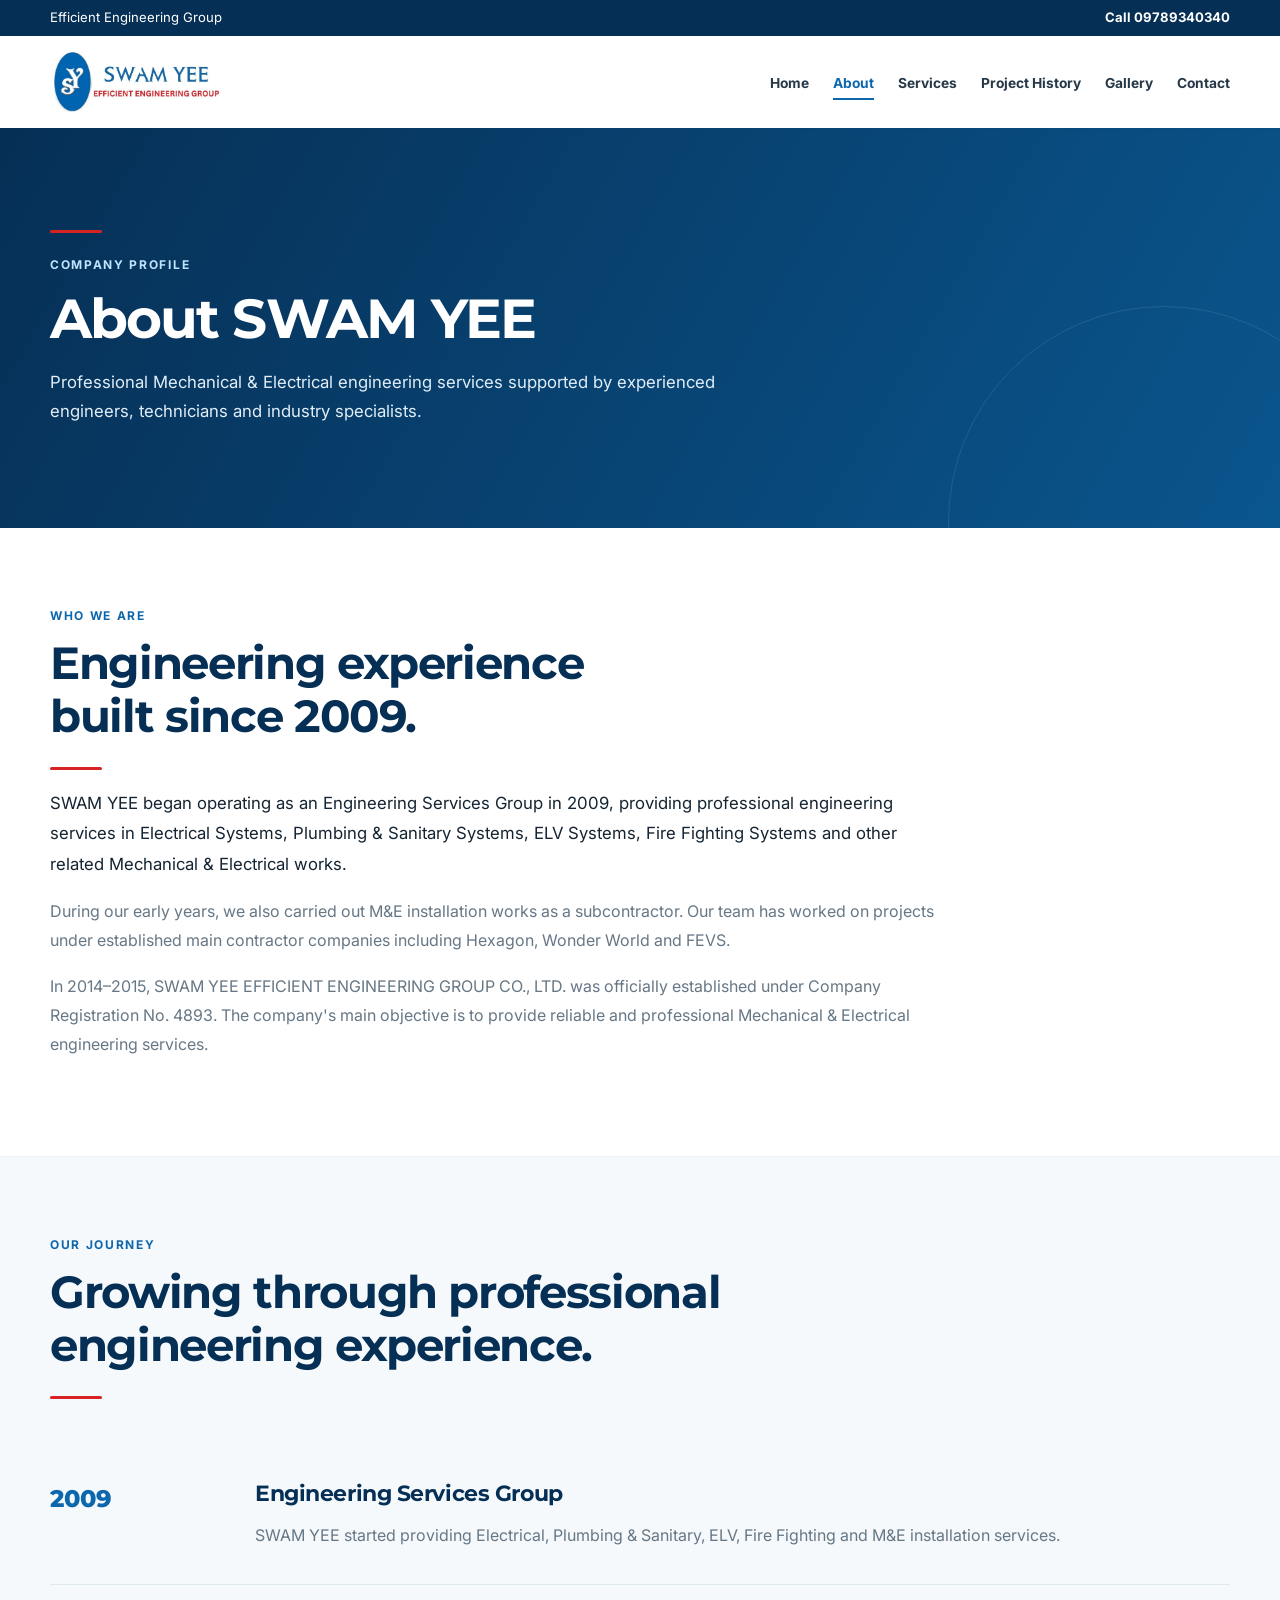
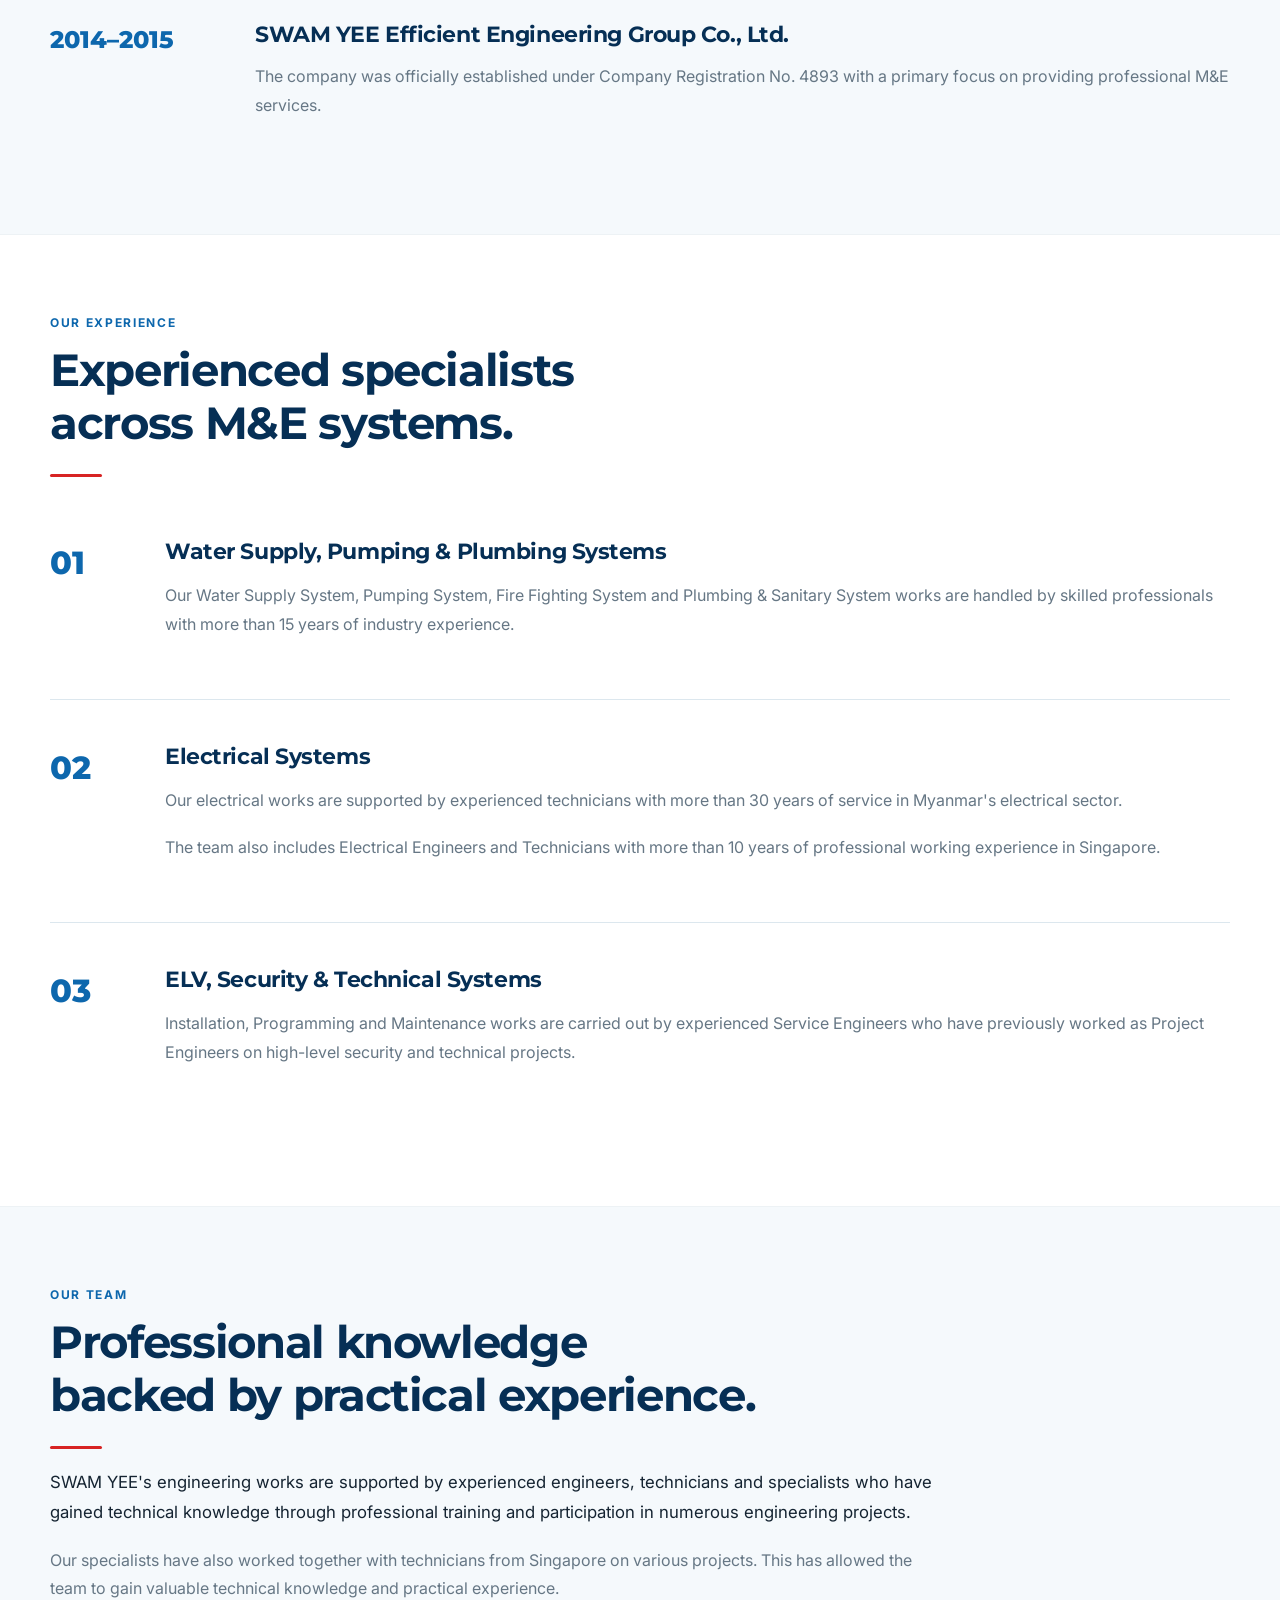
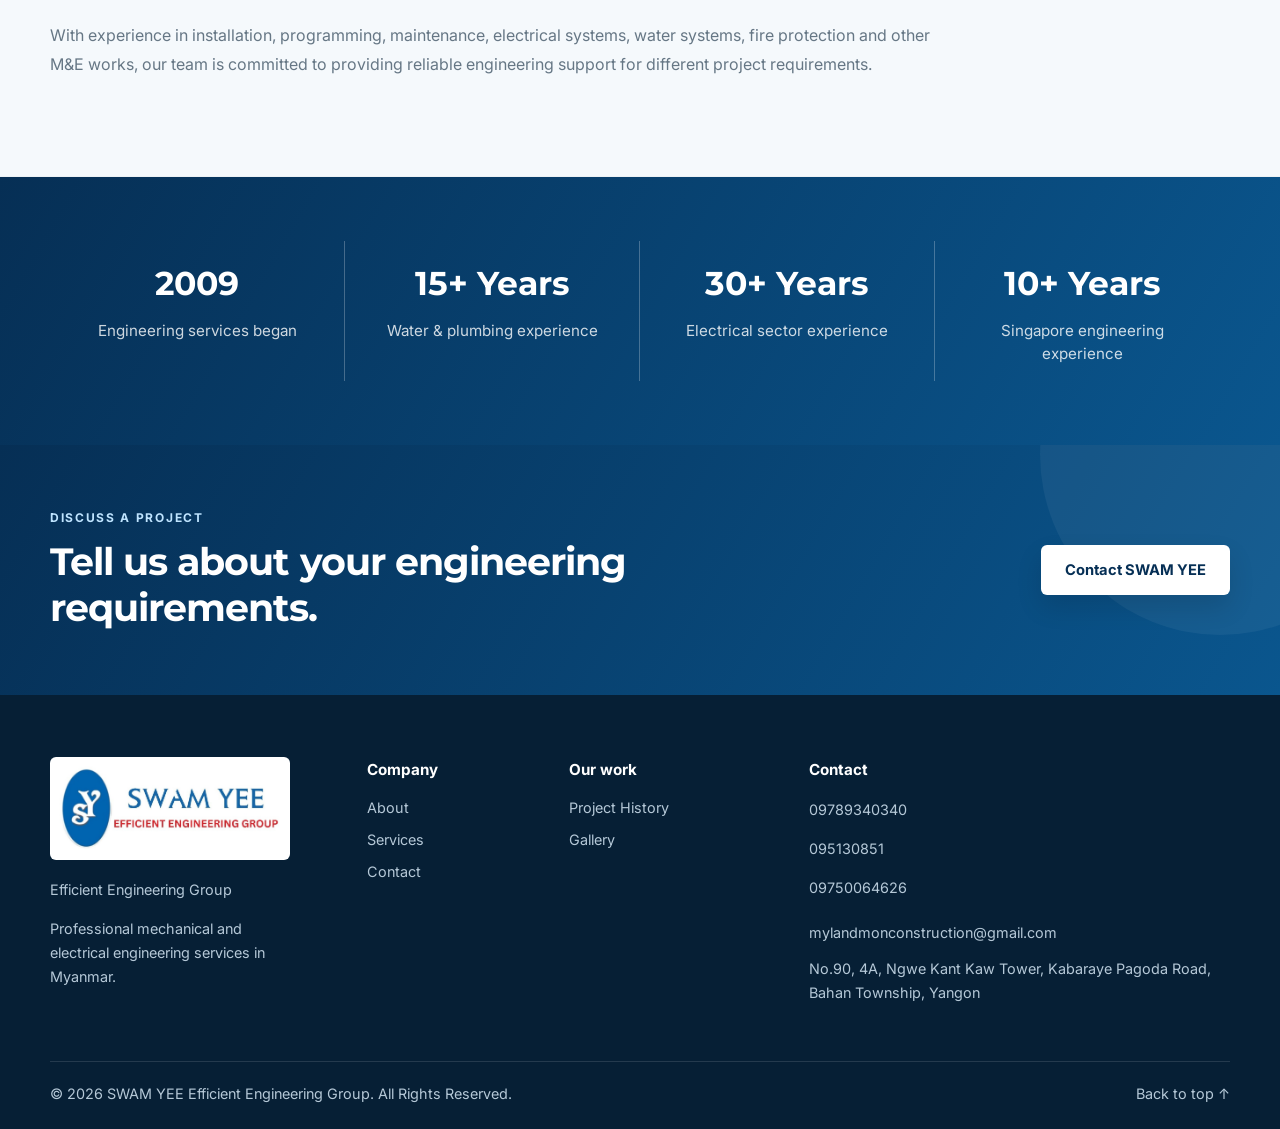
<file: about.html>
<!DOCTYPE html>
<html lang="en">
<link rel="icon" type="image/png" href="assets/swam-yee-logo-tab.png">
<head>
  <meta charset="UTF-8">

  <meta name="viewport" content="width=device-width, initial-scale=1.0">

  <meta
    name="description"
    content="About SWAM YEE Efficient Engineering Group Co., Ltd., providing professional M&E engineering services in Myanmar."
  >

  <title>About | SWAM YEE</title>

  <link rel="preconnect" href="https://fonts.googleapis.com">

  <link rel="preconnect"
        href="https://fonts.gstatic.com"
        crossorigin>

  <link
    href="https://fonts.googleapis.com/css2?family=Inter:wght@400;500;600;700&family=Montserrat:wght@600;700;800&display=swap"
    rel="stylesheet"
  >

  <link rel="stylesheet" href="style.css">
  <link rel="stylesheet" href="page-refinements.css">
  <link rel="stylesheet" href="launch.css">
  <noscript><style>.reveal{opacity:1;transform:none}.menu-button{display:none!important}.nav-links{display:flex!important;position:static!important;flex-wrap:wrap;max-height:none!important}.navbar{flex-wrap:wrap}.nav-links a{padding:8px 0!important}</style></noscript>
</head>


<body>
  <a class="skip-link" href="#main-content">Skip to content</a>

  <!-- HEADER -->
  <header class="site-header" id="top">
    <div class="top-strip">
      <div class="container top-strip-inner">
        <span>Efficient Engineering Group</span>
        <a href="tel:+959789340340">Call 09789340340</a>
      </div>
    </div>
    <nav class="navbar container" aria-label="Main navigation">
      <a class="brand" href="index.html" aria-label="SWAM YEE home">
        <img src="assets/swam-yee-logo.jpg" alt="SWAM YEE Efficient Engineering Group logo" width="1027" height="403">
      </a>
      <button class="menu-button" id="menuButton" type="button" aria-label="Open navigation menu" aria-controls="navLinks" aria-expanded="false">
        <span></span><span></span><span></span>
      </button>
      <ul class="nav-links" id="navLinks">
          <li><a href="index.html">Home</a></li>
          <li><a href="about.html" class="active" aria-current="page">About</a></li>
          <li><a href="services.html">Services</a></li>
          <li><a href="project-history.html">Project History</a></li>
          <li><a href="gallery.html">Gallery</a></li>
          <li><a href="contact.html">Contact</a></li>
      </ul>
    </nav>
  </header>



  <main id="main-content">

    <!-- ABOUT HERO -->
    <section class="about-hero">

      <div class="container about-hero-content reveal">

        <p class="about-eyebrow">
          COMPANY PROFILE
        </p>

        <h1>
          About SWAM YEE
        </h1>

        <p>
          Professional Mechanical &amp; Electrical engineering
          services supported by experienced engineers,
          technicians and industry specialists.
        </p>

      </div>

    </section>



    <!-- WHO WE ARE -->
    <section class="about-section">

      <div class="container about-content reveal">

        <p class="about-label">
          WHO WE ARE
        </p>

        <h2>
          Engineering experience built since 2009.
        </h2>

        <p class="about-main-text">
          SWAM YEE began operating as an Engineering Services Group
          in 2009, providing professional engineering services in
          Electrical Systems, Plumbing &amp; Sanitary Systems,
          ELV Systems, Fire Fighting Systems and other related
          Mechanical &amp; Electrical works.
        </p>

        <p>
          During our early years, we also carried out M&amp;E
          installation works as a subcontractor. Our team has
          worked on projects under established main contractor
          companies including Hexagon, Wonder World and FEVS.
        </p>

        <p>
          In 2014–2015, SWAM YEE EFFICIENT ENGINEERING GROUP
          CO., LTD. was officially established under Company
          Registration No. 4893. The company's main objective
          is to provide reliable and professional Mechanical
          &amp; Electrical engineering services.
        </p>

      </div>

    </section>



    <!-- COMPANY JOURNEY -->
    <section class="about-section about-soft">

      <div class="container about-content reveal">

        <p class="about-label">
          OUR JOURNEY
        </p>

        <h2>
          Growing through professional engineering experience.
        </h2>


        <div class="about-history">

          <div class="history-item">

            <div class="history-year">
              2009
            </div>

            <div class="history-text">

              <h3>
                Engineering Services Group
              </h3>

              <p>
                SWAM YEE started providing Electrical,
                Plumbing &amp; Sanitary, ELV, Fire Fighting
                and M&amp;E installation services.
              </p>

            </div>

          </div>


          <div class="history-item">

            <div class="history-year">
              2014–2015
            </div>

            <div class="history-text">

              <h3>
                SWAM YEE Efficient Engineering Group Co., Ltd.
              </h3>

              <p>
                The company was officially established under
                Company Registration No. 4893 with a primary
                focus on providing professional M&amp;E services.
              </p>

            </div>

          </div>

        </div>

      </div>

    </section>



    <!-- ENGINEERING EXPERIENCE -->
    <section class="about-section">

      <div class="container about-content reveal">

        <p class="about-label">
          OUR EXPERIENCE
        </p>

        <h2>
          Experienced specialists across M&amp;E systems.
        </h2>


        <!-- EXPERIENCE 01 -->
        <div class="experience-item">

          <div class="experience-number">
            01
          </div>

          <div class="experience-text">

            <h3>
              Water Supply, Pumping &amp; Plumbing Systems
            </h3>

            <p>
              Our Water Supply System, Pumping System,
              Fire Fighting System and Plumbing &amp; Sanitary
              System works are handled by skilled professionals
              with more than 15 years of industry experience.
            </p>

          </div>

        </div>


        <!-- EXPERIENCE 02 -->
        <div class="experience-item">

          <div class="experience-number">
            02
          </div>

          <div class="experience-text">

            <h3>
              Electrical Systems
            </h3>

            <p>
              Our electrical works are supported by experienced
              technicians with more than 30 years of service in
              Myanmar's electrical sector.
            </p>

            <p>
              The team also includes Electrical Engineers and
              Technicians with more than 10 years of professional
              working experience in Singapore.
            </p>

          </div>

        </div>


        <!-- EXPERIENCE 03 -->
        <div class="experience-item">

          <div class="experience-number">
            03
          </div>

          <div class="experience-text">

            <h3>
              ELV, Security &amp; Technical Systems
            </h3>

            <p>
              Installation, Programming and Maintenance works
              are carried out by experienced Service Engineers
              who have previously worked as Project Engineers
              on high-level security and technical projects.
            </p>

          </div>

        </div>

      </div>

    </section>



    <!-- OUR TEAM -->
    <section class="about-section about-soft">

      <div class="container about-content reveal">

        <p class="about-label">
          OUR TEAM
        </p>

        <h2>
          Professional knowledge backed by practical experience.
        </h2>

        <p class="about-main-text">
          SWAM YEE's engineering works are supported by experienced
          engineers, technicians and specialists who have gained
          technical knowledge through professional training and
          participation in numerous engineering projects.
        </p>

        <p>
          Our specialists have also worked together with technicians
          from Singapore on various projects. This has allowed the team
          to gain valuable technical knowledge and practical experience.
        </p>

        <p>
          With experience in installation, programming, maintenance,
          electrical systems, water systems, fire protection and other
          M&amp;E works, our team is committed to providing reliable
          engineering support for different project requirements.
        </p>

      </div>

    </section>



    <!-- EXPERIENCE NUMBERS -->
    <section class="about-stats">

      <div class="container about-stats-grid">

        <div class="about-stat reveal">

          <strong>
            2009
          </strong>

          <span>
            Engineering services began
          </span>

        </div>


        <div class="about-stat reveal">

          <strong>
            15+ Years
          </strong>

          <span>
            Water &amp; plumbing experience
          </span>

        </div>


        <div class="about-stat reveal">

          <strong>
            30+ Years
          </strong>

          <span>
            Electrical sector experience
          </span>

        </div>


        <div class="about-stat reveal">

          <strong>
            10+ Years
          </strong>

          <span>
            Singapore engineering experience
          </span>

        </div>

      </div>

    </section>



    <!-- CTA -->
    <section class="cta-section">
      <div class="container cta-inner">
        <div><p class="section-label">DISCUSS A PROJECT</p><h2>Tell us about your engineering requirements.</h2></div>
        <a class="btn btn-primary" href="contact.html">Contact SWAM YEE</a>
      </div>
    </section>

  </main>



  <!-- FOOTER -->
  <footer class="footer">
    <div class="container footer-grid">
      <div class="footer-brand">
        <a href="index.html" aria-label="SWAM YEE home"><img src="assets/swam-yee-logo.jpg" alt="SWAM YEE logo" width="1027" height="403"></a>
        <p>Efficient Engineering Group</p>
        <p class="footer-description">Professional mechanical and electrical engineering services in Myanmar.</p>
      </div>
      <div><h3>Company</h3><a href="about.html">About</a><a href="services.html">Services</a><a href="contact.html">Contact</a></div>
      <div><h3>Our work</h3><a href="project-history.html">Project History</a><a href="gallery.html">Gallery</a></div>
      <div class="footer-contact"><h3>Contact</h3><p><a href="tel:+959789340340">09789340340</a><br><a href="tel:+9595130851">095130851</a><br><a href="tel:+959750064626">09750064626</a></p><p><a href="mailto:mylandmonconstruction@gmail.com">mylandmonconstruction@gmail.com</a></p><p><a href="https://www.google.com/maps/place/My+Land+Mon+Construction+Co.,Ltd/@16.8182634,96.1567213,17z/data=!3m1!4b1!4m6!3m5!1s0x30c1ed00420d225d:0x3b06fcd9fc8448a7!8m2!3d16.8182634!4d96.1567213!16s%2Fg%2F11zdhtvlw8?entry=ttu" target="_blank" rel="noopener noreferrer">No.90, 4A, Ngwe Kant Kaw Tower, Kabaraye Pagoda Road, Bahan Township, Yangon</a></p></div>
    </div>
    <div class="container footer-bottom">
      <p>© <span id="currentYear">2026</span> SWAM YEE Efficient Engineering Group. All Rights Reserved.</p>
      <a href="#top">Back to top ↑</a>
    </div>
  </footer>


  <script src="script.js"></script>

</body>

</html>
</file>
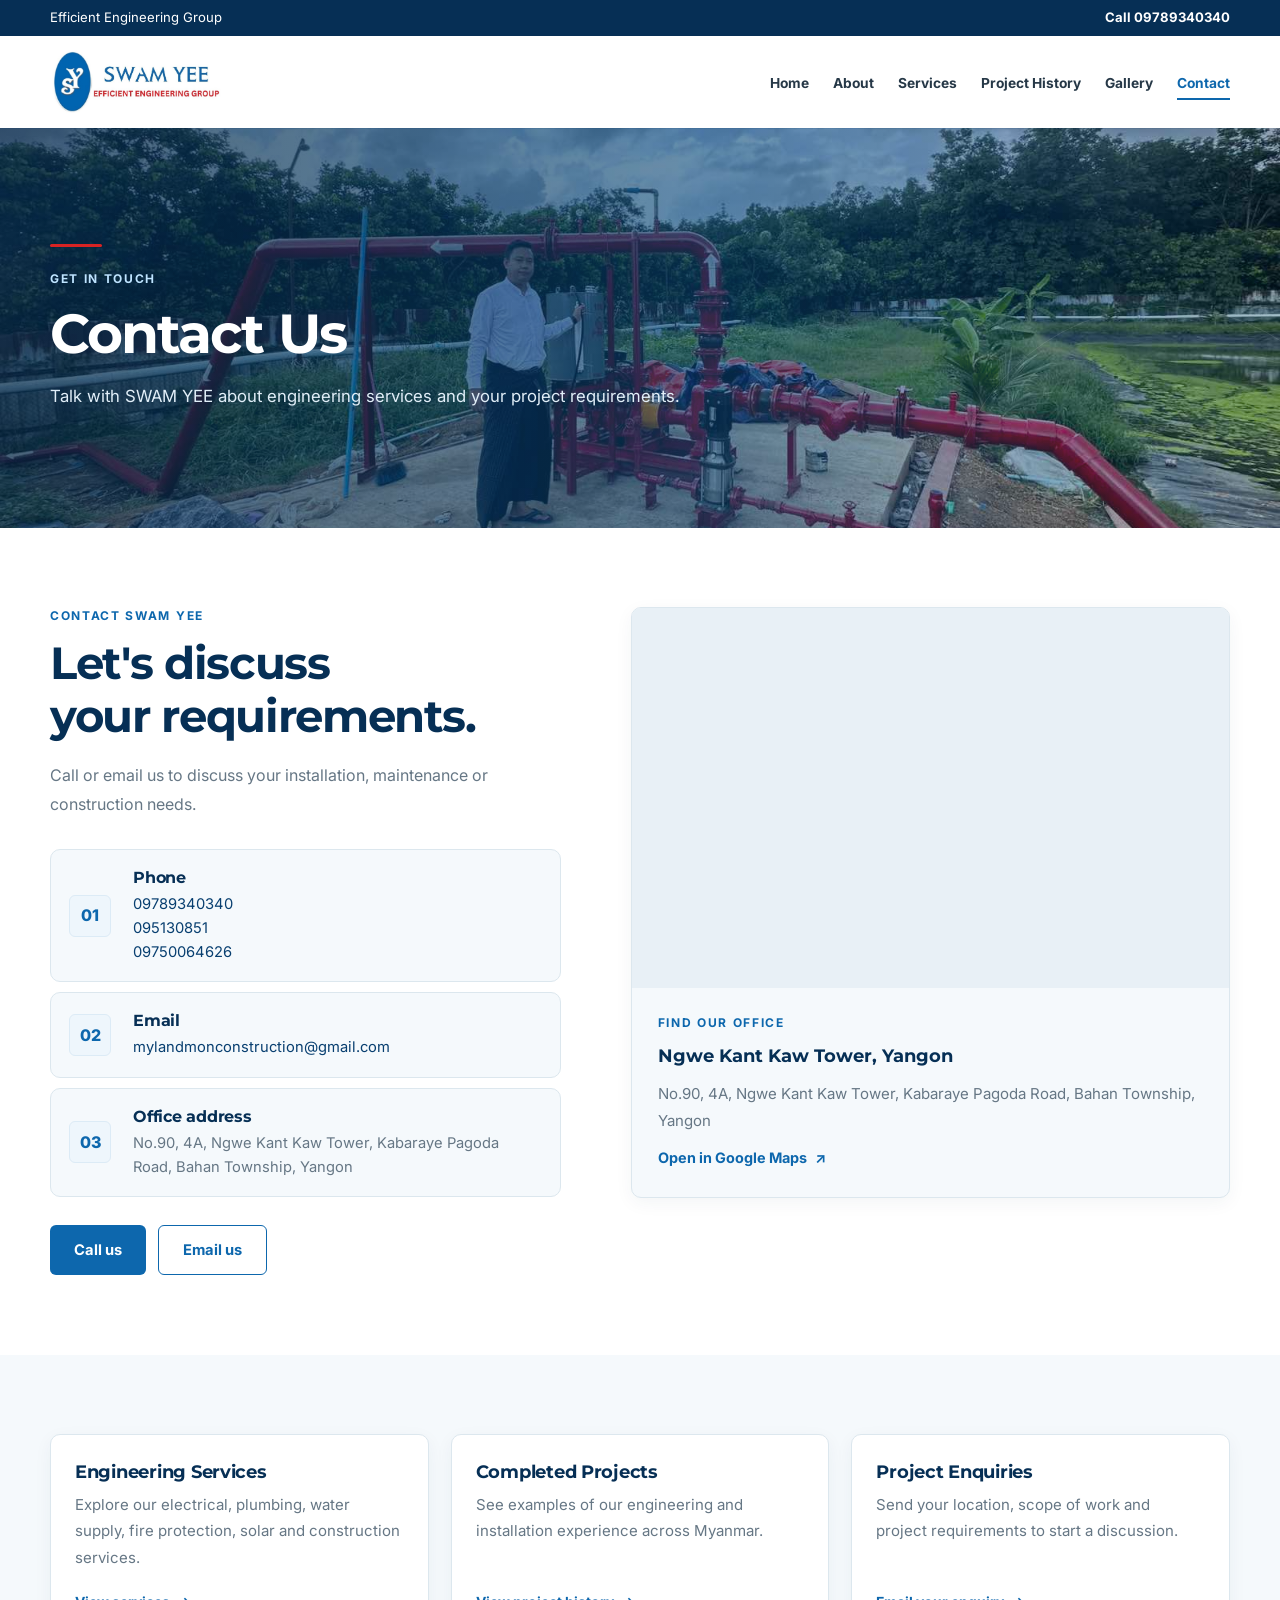
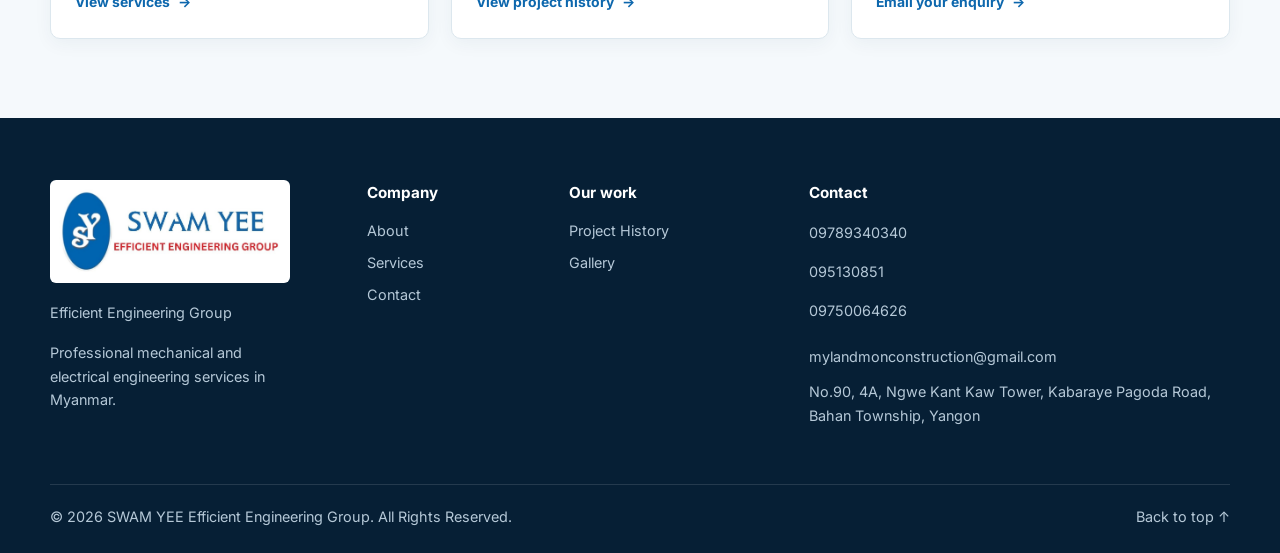
<file: contact.html>
<!DOCTYPE html>
<html lang="en">
<link rel="icon" type="image/png" href="assets/swam-yee-logo-tab.png">
<head>
  <meta charset="UTF-8">
  <meta name="viewport" content="width=device-width, initial-scale=1.0">
  <meta name="description" content="Contact SWAM YEE Efficient Engineering Group.">
  <title>Contact | SWAM YEE</title>
  <link rel="preconnect" href="https://fonts.googleapis.com">
  <link rel="preconnect" href="https://fonts.gstatic.com" crossorigin>
  <link href="https://fonts.googleapis.com/css2?family=Inter:wght@400;500;600;700&family=Montserrat:wght@600;700;800&display=swap" rel="stylesheet">
  <link rel="stylesheet" href="style.css">
  <link rel="stylesheet" href="page-refinements.css">
  <link rel="stylesheet" href="launch.css">
  <noscript><style>.reveal{opacity:1;transform:none}.menu-button{display:none!important}.nav-links{display:flex!important;position:static!important;flex-wrap:wrap;max-height:none!important}.navbar{flex-wrap:wrap}.nav-links a{padding:8px 0!important}</style></noscript>
</head>
<body>
  <a class="skip-link" href="#main-content">Skip to content</a>
  <header class="site-header" id="top">
    <div class="top-strip">
      <div class="container top-strip-inner">
        <span>Efficient Engineering Group</span>
        <a href="tel:+959789340340">Call 09789340340</a>
      </div>
    </div>
    <nav class="navbar container" aria-label="Main navigation">
      <a class="brand" href="index.html" aria-label="SWAM YEE home">
        <img src="assets/swam-yee-logo.jpg" alt="SWAM YEE Efficient Engineering Group logo" width="1027" height="403">
      </a>
      <button class="menu-button" id="menuButton" type="button" aria-label="Open navigation menu" aria-controls="navLinks" aria-expanded="false">
        <span></span><span></span><span></span>
      </button>
      <ul class="nav-links" id="navLinks">
          <li><a href="index.html">Home</a></li>
          <li><a href="about.html">About</a></li>
          <li><a href="services.html">Services</a></li>
          <li><a href="project-history.html">Project History</a></li>
          <li><a href="gallery.html">Gallery</a></li>
          <li><a href="contact.html" class="active" aria-current="page">Contact</a></li>
      </ul>
    </nav>
  </header>

  <main id="main-content">
    <section class="page-hero contact-page-hero">
      <img class="page-hero-photo" src="assets/gallery/gallery-09.jpg" alt="">
      <div class="page-hero-overlay"></div>
      <div class="container page-hero-content"><p class="eyebrow">GET IN TOUCH</p><h1>Contact Us</h1><p>Talk with SWAM YEE about engineering services and your project requirements.</p></div>
    </section>
    <section class="section">
      <div class="container contact-layout">
        <div class="contact-copy">
          <p class="section-label">CONTACT SWAM YEE</p>
          <h2>Let's discuss your requirements.</h2>
          <p>Call or email us to discuss your installation, maintenance or construction needs.</p>
          <div class="contact-stack">
            <div class="contact-item"><span aria-hidden="true">01</span><div><h3>Phone</h3><p><a href="tel:+959789340340">09789340340</a><br><a href="tel:+9595130851">095130851</a><br><a href="tel:+959750064626">09750064626</a></p></div></div>
            <div class="contact-item"><span aria-hidden="true">02</span><div><h3>Email</h3><p><a href="mailto:mylandmonconstruction@gmail.com">mylandmonconstruction@gmail.com</a></p></div></div>
            <div class="contact-item"><span aria-hidden="true">03</span><div><h3>Office address</h3><p>No.90, 4A, Ngwe Kant Kaw Tower, Kabaraye Pagoda Road, Bahan Township, Yangon</p></div></div>
          </div>
          <div class="social-action-row"><a class="btn btn-primary" href="tel:+959789340340">Call us</a><a class="btn btn-outline" href="mailto:mylandmonconstruction@gmail.com">Email us</a></div>
        </div>
        <div class="office-map">
          <iframe title="Office location in Bahan Township, Yangon" src="https://maps.google.com/maps?q=16.8182634,96.1567213&amp;z=17&amp;output=embed" width="640" height="420" loading="lazy" referrerpolicy="no-referrer-when-downgrade" allowfullscreen></iframe>
          <div class="office-map-details"><p class="section-label">FIND OUR OFFICE</p><h3>Ngwe Kant Kaw Tower, Yangon</h3><p>No.90, 4A, Ngwe Kant Kaw Tower, Kabaraye Pagoda Road, Bahan Township, Yangon</p><a class="text-link" href="https://www.google.com/maps/place/My+Land+Mon+Construction+Co.,Ltd/@16.8182634,96.1567213,17z/data=!3m1!4b1!4m6!3m5!1s0x30c1ed00420d225d:0x3b06fcd9fc8448a7!8m2!3d16.8182634!4d96.1567213!16s%2Fg%2F11zdhtvlw8?entry=ttu" target="_blank" rel="noopener noreferrer">Open in Google Maps <span aria-hidden="true">↗</span></a></div>
        </div>
      </div>
    </section>
    <section class="soft-section section">
      <div class="container contact-cards">
        <article class="contact-mini-card"><h3>Engineering Services</h3><p>Explore our electrical, plumbing, water supply, fire protection, solar and construction services.</p><a class="text-link" href="services.html">View services <span aria-hidden="true">→</span></a></article>
        <article class="contact-mini-card"><h3>Completed Projects</h3><p>See examples of our engineering and installation experience across Myanmar.</p><a class="text-link" href="project-history.html">View project history <span aria-hidden="true">→</span></a></article>
        <article class="contact-mini-card"><h3>Project Enquiries</h3><p>Send your location, scope of work and project requirements to start a discussion.</p><a class="text-link" href="mailto:mylandmonconstruction@gmail.com">Email your enquiry <span aria-hidden="true">→</span></a></article>
      </div>
    </section>
  </main>

  <footer class="footer">
    <div class="container footer-grid">
      <div class="footer-brand">
        <a href="index.html" aria-label="SWAM YEE home"><img src="assets/swam-yee-logo.jpg" alt="SWAM YEE logo" width="1027" height="403"></a>
        <p>Efficient Engineering Group</p>
        <p class="footer-description">Professional mechanical and electrical engineering services in Myanmar.</p>
      </div>
      <div><h3>Company</h3><a href="about.html">About</a><a href="services.html">Services</a><a href="contact.html">Contact</a></div>
      <div><h3>Our work</h3><a href="project-history.html">Project History</a><a href="gallery.html">Gallery</a></div>
      <div class="footer-contact"><h3>Contact</h3><p><a href="tel:+959789340340">09789340340</a><br><a href="tel:+9595130851">095130851</a><br><a href="tel:+959750064626">09750064626</a></p><p><a href="mailto:mylandmonconstruction@gmail.com">mylandmonconstruction@gmail.com</a></p><p><a href="https://www.google.com/maps/place/My+Land+Mon+Construction+Co.,Ltd/@16.8182634,96.1567213,17z/data=!3m1!4b1!4m6!3m5!1s0x30c1ed00420d225d:0x3b06fcd9fc8448a7!8m2!3d16.8182634!4d96.1567213!16s%2Fg%2F11zdhtvlw8?entry=ttu" target="_blank" rel="noopener noreferrer">No.90, 4A, Ngwe Kant Kaw Tower, Kabaraye Pagoda Road, Bahan Township, Yangon</a></p></div>
    </div>
    <div class="container footer-bottom">
      <p>© <span id="currentYear">2026</span> SWAM YEE Efficient Engineering Group. All Rights Reserved.</p>
      <a href="#top">Back to top ↑</a>
    </div>
  </footer>

  <script src="script.js"></script>
</body>
</html>
</file>
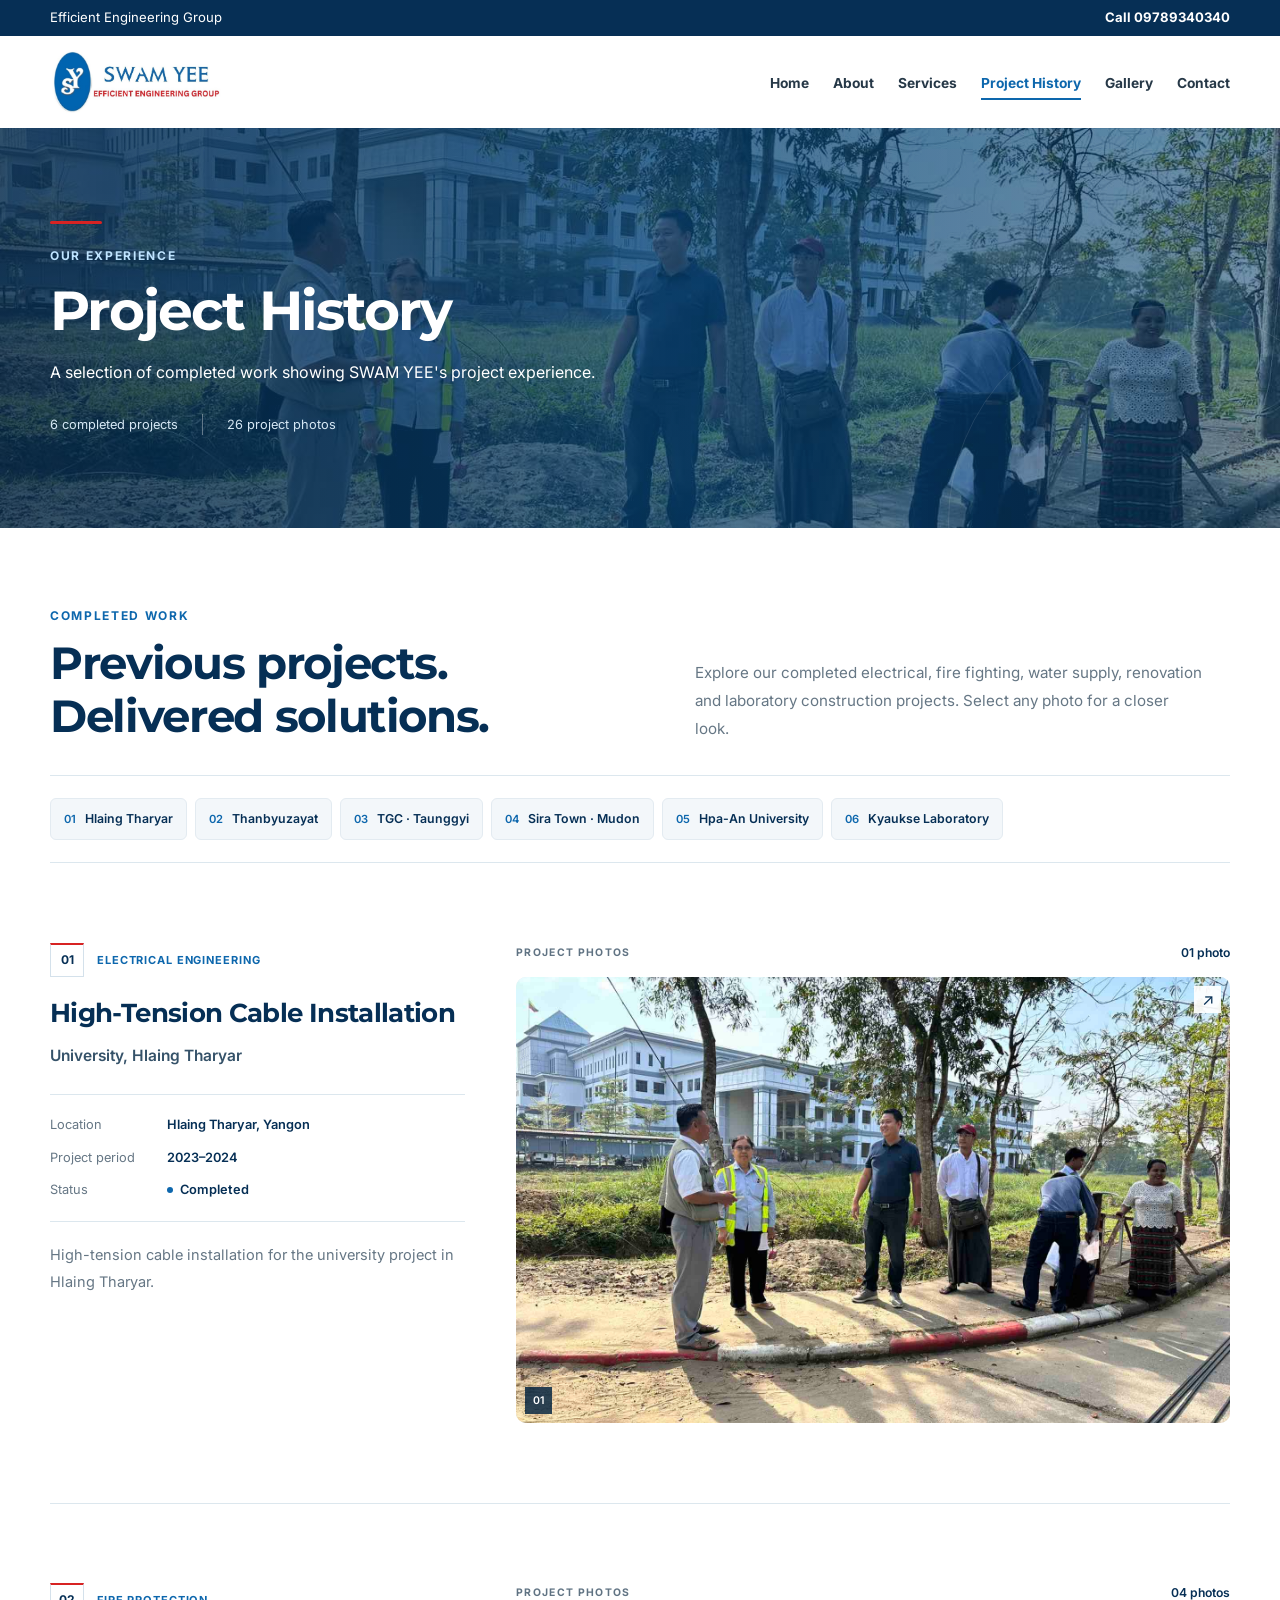
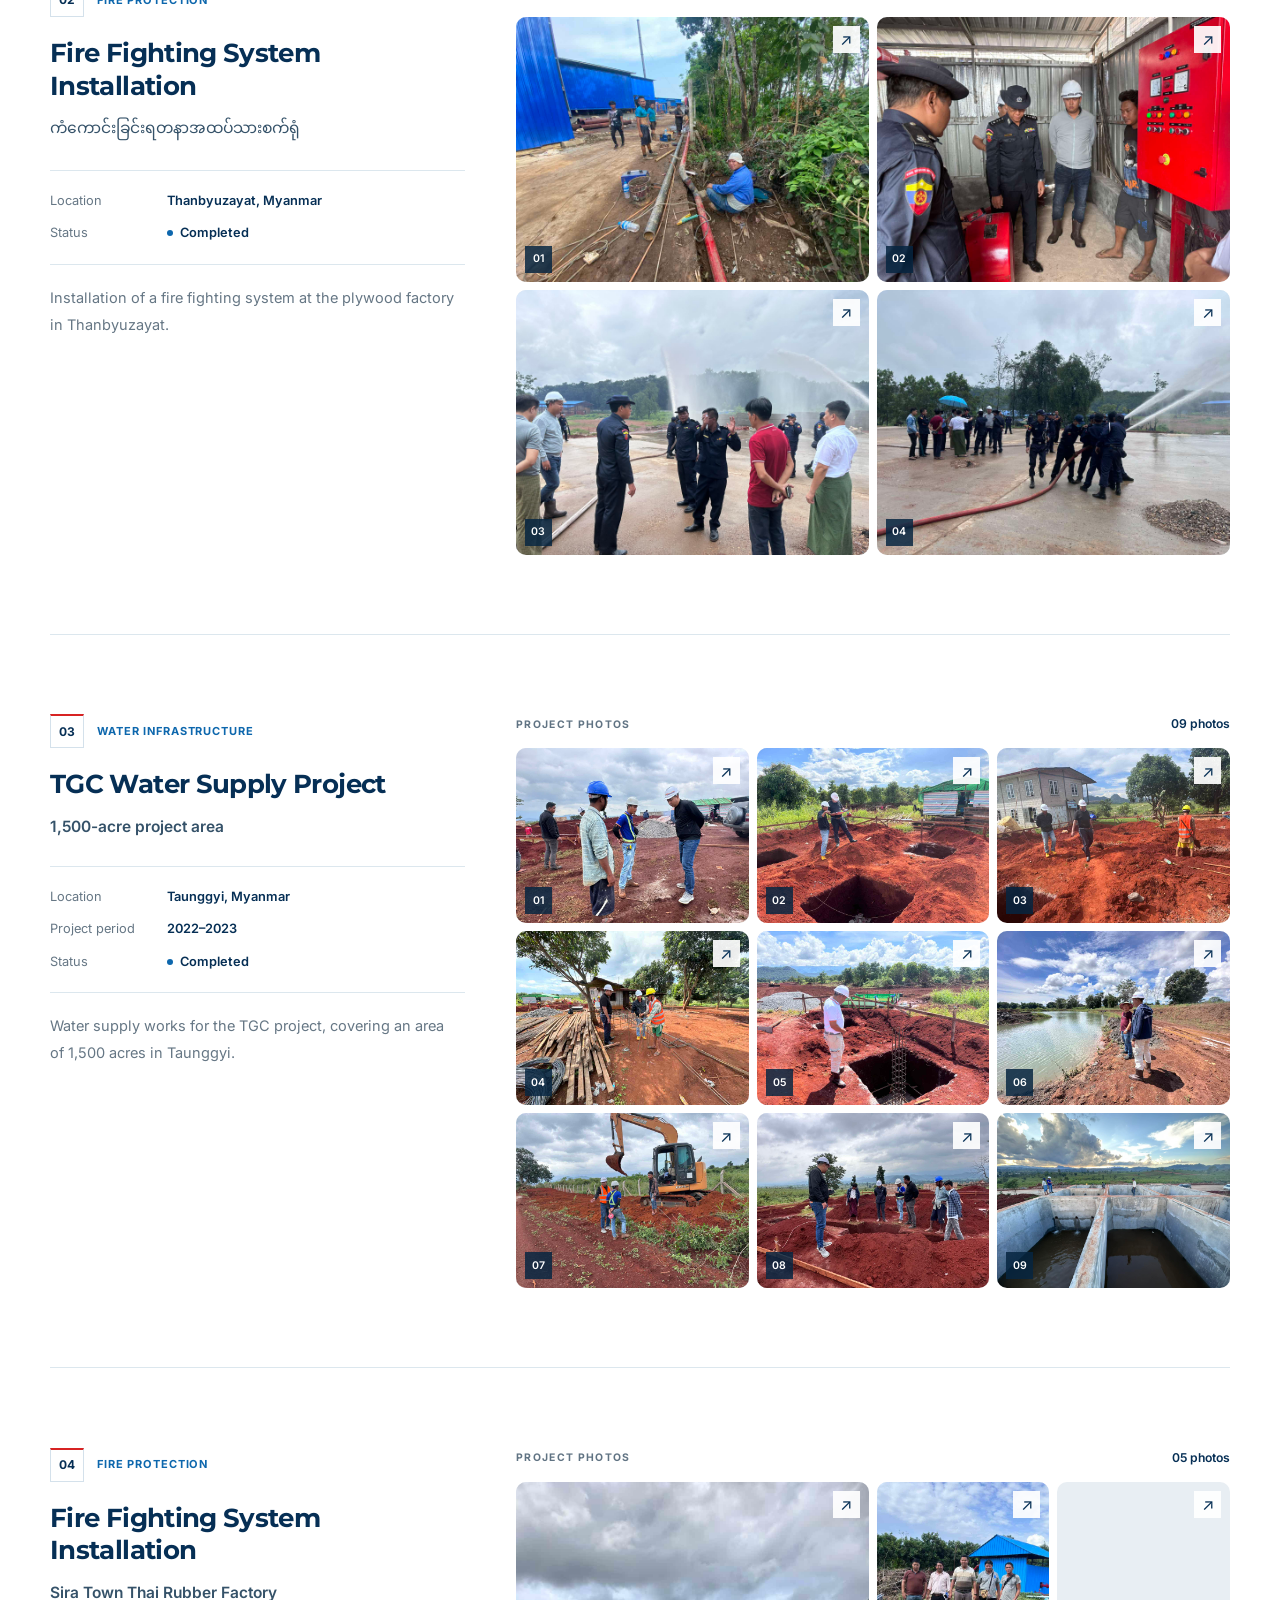
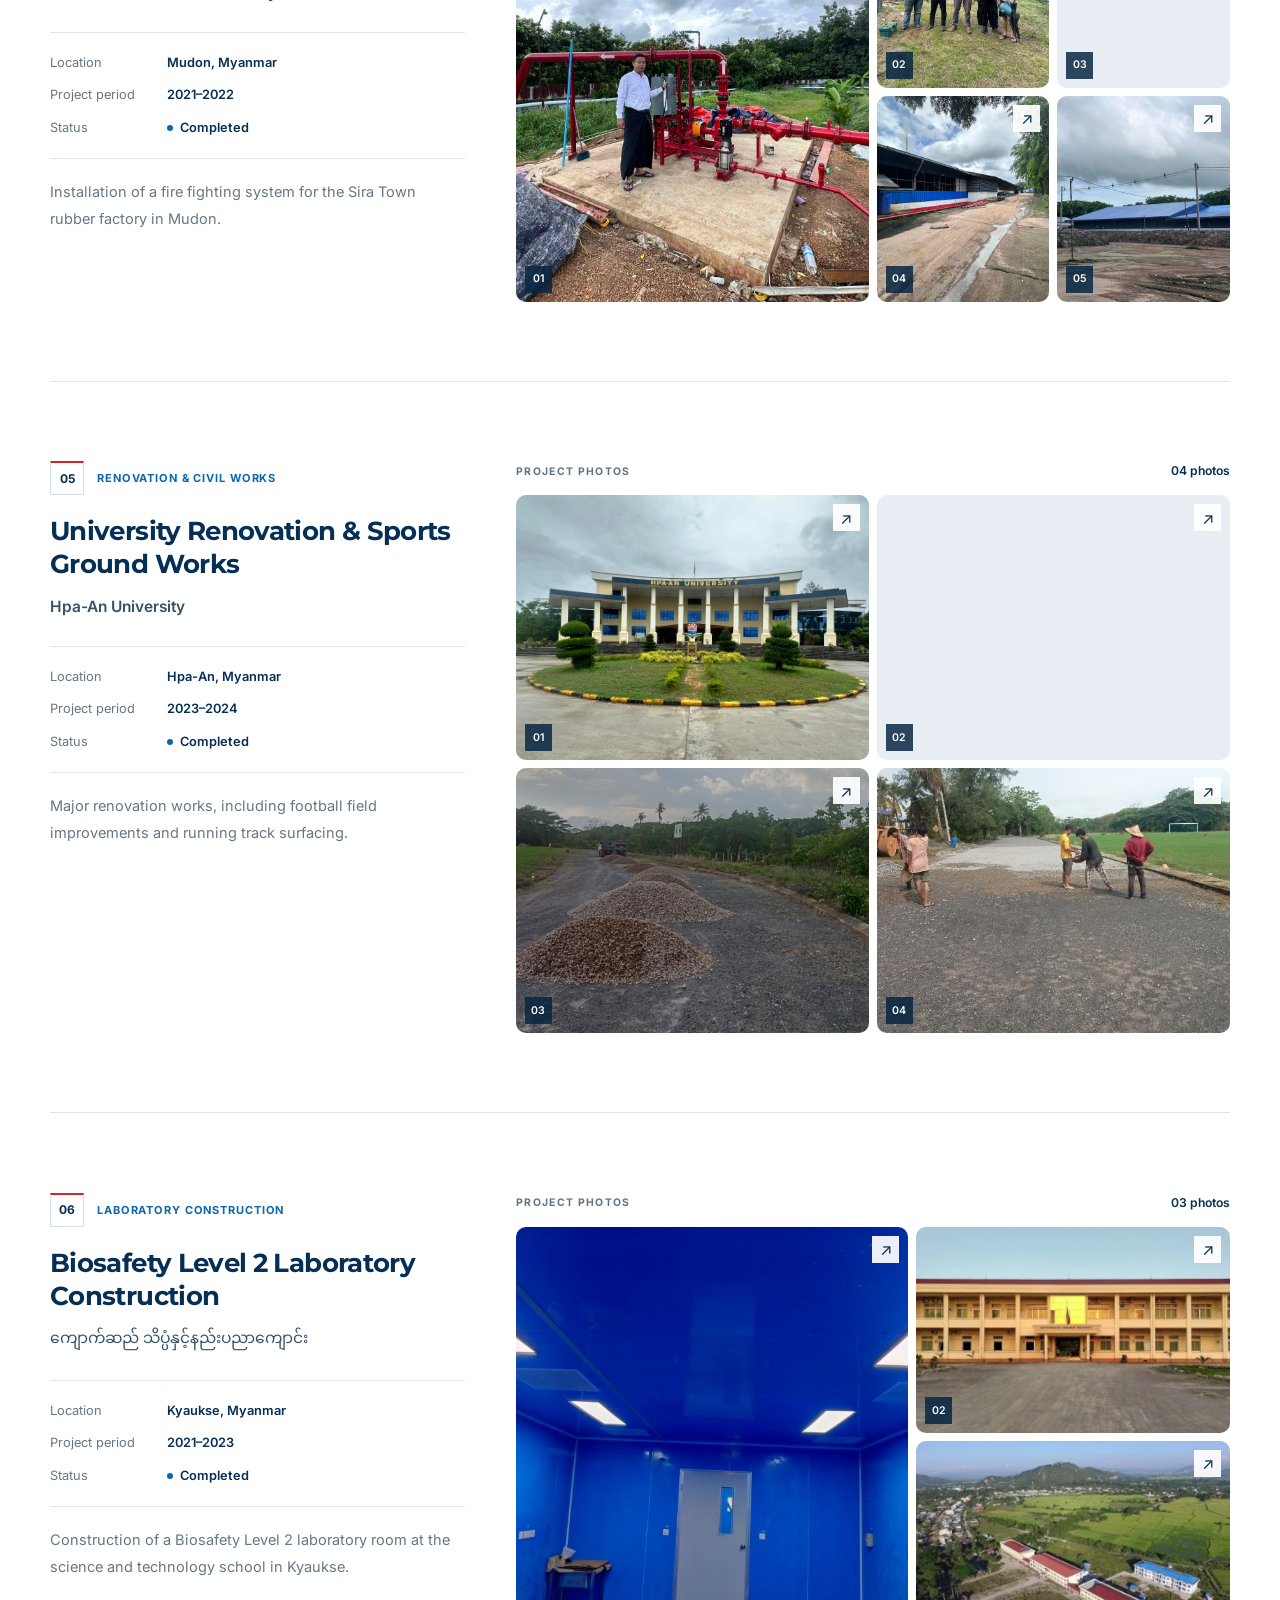
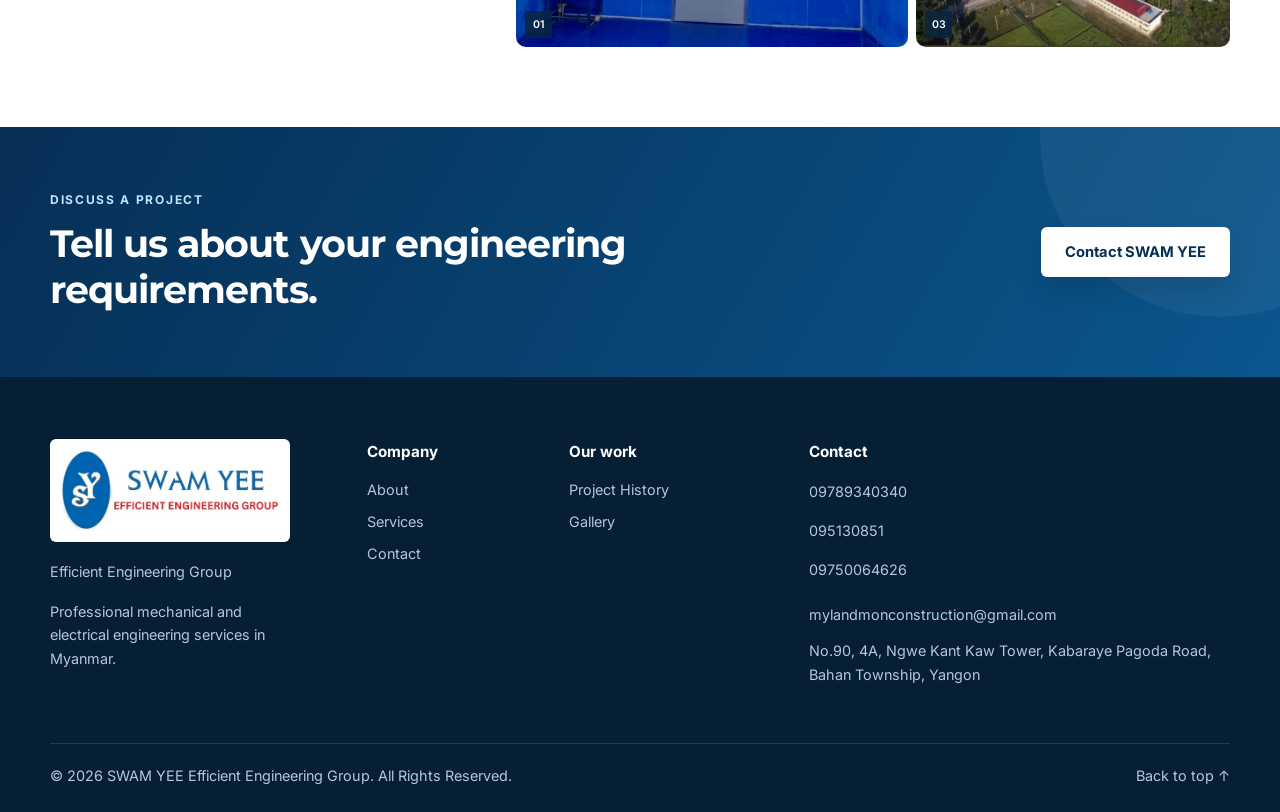
<file: project-history.html>
<!DOCTYPE html>
<html lang="en">
<link rel="icon" type="image/png" href="assets/swam-yee-logo-tab.png">
<head>
  <meta charset="UTF-8">
  <meta name="viewport" content="width=device-width, initial-scale=1.0">
  <meta name="description" content="Explore SWAM YEE's completed electrical, fire fighting, water supply, renovation and laboratory construction projects.">
  <title>Project History | SWAM YEE</title>
  <link rel="preconnect" href="https://fonts.googleapis.com">
  <link rel="preconnect" href="https://fonts.gstatic.com" crossorigin>
  <link href="https://fonts.googleapis.com/css2?family=Inter:wght@400;500;600;700&family=Montserrat:wght@600;700;800&display=swap" rel="stylesheet">
  <link rel="stylesheet" href="style.css">
  <link rel="stylesheet" href="page-refinements.css">
  <link rel="stylesheet" href="project-history.css">
  <link rel="stylesheet" href="launch.css">
  <noscript><style>.reveal{opacity:1;transform:none}.menu-button{display:none!important}.nav-links{display:flex!important;position:static!important;flex-wrap:wrap;max-height:none!important}.navbar{flex-wrap:wrap}.nav-links a{padding:8px 0!important}</style></noscript>
</head>
<body class="project-history-page">
  <a class="skip-link" href="#main-content">Skip to content</a>
  <!-- HEADER -->
  <header class="site-header" id="top">
    <div class="top-strip">
      <div class="container top-strip-inner">
        <span>Efficient Engineering Group</span>
        <a href="tel:+959789340340">Call 09789340340</a>
      </div>
    </div>
    <nav class="navbar container" aria-label="Main navigation">
      <a class="brand" href="index.html" aria-label="SWAM YEE home">
        <img src="assets/swam-yee-logo.jpg" alt="SWAM YEE Efficient Engineering Group logo" width="1027" height="403">
      </a>
      <button class="menu-button" id="menuButton" type="button" aria-label="Open navigation menu" aria-controls="navLinks" aria-expanded="false">
        <span></span><span></span><span></span>
      </button>
      <ul class="nav-links" id="navLinks">
          <li><a href="index.html">Home</a></li>
          <li><a href="about.html">About</a></li>
          <li><a href="services.html">Services</a></li>
          <li><a href="project-history.html" class="active" aria-current="page">Project History</a></li>
          <li><a href="gallery.html">Gallery</a></li>
          <li><a href="contact.html">Contact</a></li>
      </ul>
    </nav>
  </header>

  <main id="main-content">

    <!-- PAGE HERO -->
    <section class="page-hero history-hero">
      <img
        class="page-hero-photo"
        src="assets/history-01/hlaing-tharyar-university-high-tension-cable-01.jpg"
        alt=""
        width="1600"
        height="1200"
      >
      <div class="page-hero-overlay"></div>

      <div class="container page-hero-content">
        <p class="eyebrow">OUR EXPERIENCE</p>
        <h1>Project History</h1>
        <p>A selection of completed work showing SWAM YEE's project experience.</p>
        <div class="history-hero-summary">
          <span>6 completed projects</span>
          <span>26 project photos</span>
        </div>
      </div>
    </section>

    <!-- PROJECT INTRODUCTION AND QUICK LINKS -->
    <section class="history-intro" aria-labelledby="completed-projects-title">
      <div class="container">
        <div class="history-intro-heading">
          <div>
            <p class="section-label">COMPLETED WORK</p>
            <h2 id="completed-projects-title">Previous projects.<br>Delivered solutions.</h2>
          </div>
          <p>
            Explore our completed electrical, fire fighting, water supply,
            renovation and laboratory construction projects.
            Select any photo for a closer look.
          </p>
        </div>

        <nav class="history-project-nav" aria-label="Jump to a completed project">
          <a href="#project-hlaing-tharyar">
            <span>01</span> Hlaing Tharyar
          </a>
          <a href="#project-thanbyuzayat">
            <span>02</span> Thanbyuzayat
          </a>
          <a href="#project-taunggyi">
            <span>03</span> TGC · Taunggyi
          </a>
          <a href="#project-mudon">
            <span>04</span> Sira Town · Mudon
          </a>
          <a href="#project-hpa-an">
            <span>05</span> Hpa-An University
          </a>
          <a href="#project-kyaukse">
            <span>06</span> Kyaukse Laboratory
          </a>
        </nav>
      </div>
    </section>

    <!-- PROJECT ALBUMS: ONE SECTION PER PROJECT -->
    <div class="history-projects container">

      <!-- PROJECT 01: HLAING THARYAR — 1 PHOTO -->
      <article
        class="history-project"
        id="project-hlaing-tharyar"
        aria-labelledby="title-hlaing-tharyar"
        data-project-name="University, Hlaing Tharyar"
      >
        <div class="history-project-copy">
          <p class="history-project-category">
            <span class="history-project-number">01</span>
            Electrical engineering
          </p>
          <h2 id="title-hlaing-tharyar">High-Tension Cable Installation</h2>
          <p class="history-project-client">University, Hlaing Tharyar</p>

          <dl class="history-project-details">
            <div>
              <dt>Location</dt>
              <dd>Hlaing Tharyar, Yangon</dd>
            </div>
            <div>
              <dt>Project period</dt>
              <dd>2023–2024</dd>
            </div>
            <div>
              <dt>Status</dt>
              <dd class="history-completed">Completed</dd>
            </div>
          </dl>

          <p class="history-project-description">
            High-tension cable installation for the university project in Hlaing Tharyar.
          </p>
        </div>

        <div class="history-project-album">
          <div class="history-album-heading">
            <p>PROJECT PHOTOS</p>
            <span>01 photo</span>
          </div>

          <div
            class="history-photo-grid history-photo-grid--1"
            data-project-gallery
            aria-label="University, Hlaing Tharyar photos"
          >

            <!-- PHOTO 01 -->
            <a
              class="history-photo"
              href="assets/history-01/hlaing-tharyar-university-high-tension-cable-01.jpg"
              aria-label="Open photo 1 of 1: Site visit for the university high-tension cable installation project"
            >
              <img
                src="assets/history-01/hlaing-tharyar-university-high-tension-cable-01.jpg"
                alt="Site visit for the university high-tension cable installation project"
                width="1600"
                height="1200"
                loading="lazy"
                decoding="async"
              >
              <span class="history-photo-index" aria-hidden="true">01</span>
              <span class="history-photo-expand" aria-hidden="true">↗</span>
            </a>

          </div>
        </div>
      </article>

      <!-- PROJECT 02: THANBYUZAYAT — 4 PHOTOS -->
      <article
        class="history-project"
        id="project-thanbyuzayat"
        aria-labelledby="title-thanbyuzayat"
        data-project-name="ကံကောင်းခြင်းရတနာအထပ်သားစက်ရုံ"
      >
        <div class="history-project-copy">
          <p class="history-project-category">
            <span class="history-project-number">02</span>
            Fire protection
          </p>
          <h2 id="title-thanbyuzayat">Fire Fighting System Installation</h2>
          <p class="history-project-client"><span lang="my">ကံကောင်းခြင်းရတနာအထပ်သားစက်ရုံ</span></p>

          <dl class="history-project-details">
            <div>
              <dt>Location</dt>
              <dd>Thanbyuzayat, Myanmar</dd>
            </div>
            <!-- Project period will be added when confirmed by the client. -->
            <div>
              <dt>Status</dt>
              <dd class="history-completed">Completed</dd>
            </div>
          </dl>

          <p class="history-project-description">
            Installation of a fire fighting system at the plywood factory in Thanbyuzayat.
          </p>
        </div>

        <div class="history-project-album">
          <div class="history-album-heading">
            <p>PROJECT PHOTOS</p>
            <span>04 photos</span>
          </div>

          <div
            class="history-photo-grid history-photo-grid--4"
            data-project-gallery
            aria-label="ကံကောင်းခြင်းရတနာအထပ်သားစက်ရုံ photos"
          >

            <!-- PHOTO 01 -->
            <a
              class="history-photo"
              href="assets/history-02/thanbyuzayat-plywood-factory-fire-fighting-01.jpg"
              aria-label="Open photo 1 of 4: Pipe installation work beside the plywood factory"
            >
              <img
                src="assets/history-02/thanbyuzayat-plywood-factory-fire-fighting-01.jpg"
                alt="Pipe installation work beside the plywood factory"
                width="1600"
                height="1200"
                loading="lazy"
                decoding="async"
              >
              <span class="history-photo-index" aria-hidden="true">01</span>
              <span class="history-photo-expand" aria-hidden="true">↗</span>
            </a>

            <!-- PHOTO 02 -->
            <a
              class="history-photo"
              href="assets/history-02/thanbyuzayat-plywood-factory-fire-fighting-02.jpg"
              aria-label="Open photo 2 of 4: Fire fighting control panel inspection"
            >
              <img
                src="assets/history-02/thanbyuzayat-plywood-factory-fire-fighting-02.jpg"
                alt="Fire fighting control panel inspection"
                width="1600"
                height="1200"
                loading="lazy"
                decoding="async"
              >
              <span class="history-photo-index" aria-hidden="true">02</span>
              <span class="history-photo-expand" aria-hidden="true">↗</span>
            </a>

            <!-- PHOTO 03 -->
            <a
              class="history-photo"
              href="assets/history-02/thanbyuzayat-plywood-factory-fire-fighting-03.jpg"
              aria-label="Open photo 3 of 4: Fire fighting system demonstration and inspection"
            >
              <img
                src="assets/history-02/thanbyuzayat-plywood-factory-fire-fighting-03.jpg"
                alt="Fire fighting system demonstration and inspection"
                width="1600"
                height="1200"
                loading="lazy"
                decoding="async"
              >
              <span class="history-photo-index" aria-hidden="true">03</span>
              <span class="history-photo-expand" aria-hidden="true">↗</span>
            </a>

            <!-- PHOTO 04 -->
            <a
              class="history-photo"
              href="assets/history-02/thanbyuzayat-plywood-factory-fire-fighting-04.jpg"
              aria-label="Open photo 4 of 4: Fire hose flow test at the plywood factory"
            >
              <img
                src="assets/history-02/thanbyuzayat-plywood-factory-fire-fighting-04.jpg"
                alt="Fire hose flow test at the plywood factory"
                width="1600"
                height="1200"
                loading="lazy"
                decoding="async"
              >
              <span class="history-photo-index" aria-hidden="true">04</span>
              <span class="history-photo-expand" aria-hidden="true">↗</span>
            </a>

          </div>
        </div>
      </article>

      <!-- PROJECT 03: TGC · TAUNGGYI — 9 PHOTOS -->
      <article
        class="history-project"
        id="project-taunggyi"
        aria-labelledby="title-taunggyi"
        data-project-name="TGC Water Supply Project"
      >
        <div class="history-project-copy">
          <p class="history-project-category">
            <span class="history-project-number">03</span>
            Water infrastructure
          </p>
          <h2 id="title-taunggyi">TGC Water Supply Project</h2>
          <p class="history-project-client">1,500-acre project area</p>

          <dl class="history-project-details">
            <div>
              <dt>Location</dt>
              <dd>Taunggyi, Myanmar</dd>
            </div>
            <div>
              <dt>Project period</dt>
              <dd>2022–2023</dd>
            </div>
            <div>
              <dt>Status</dt>
              <dd class="history-completed">Completed</dd>
            </div>
          </dl>

          <p class="history-project-description">
            Water supply works for the TGC project, covering an area of 1,500 acres in Taunggyi.
          </p>
        </div>

        <div class="history-project-album">
          <div class="history-album-heading">
            <p>PROJECT PHOTOS</p>
            <span>09 photos</span>
          </div>

          <div
            class="history-photo-grid history-photo-grid--9"
            data-project-gallery
            aria-label="TGC Water Supply Project photos"
          >

            <!-- PHOTO 01 -->
            <a
              class="history-photo"
              href="assets/history-03/tgc-taunggyi-water-supply-01.jpg"
              aria-label="Open photo 1 of 9: Project team visiting the water supply site"
            >
              <img
                src="assets/history-03/tgc-taunggyi-water-supply-01.jpg"
                alt="Project team visiting the water supply site"
                width="1600"
                height="1200"
                loading="lazy"
                decoding="async"
              >
              <span class="history-photo-index" aria-hidden="true">01</span>
              <span class="history-photo-expand" aria-hidden="true">↗</span>
            </a>

            <!-- PHOTO 02 -->
            <a
              class="history-photo"
              href="assets/history-03/tgc-taunggyi-water-supply-02.jpg"
              aria-label="Open photo 2 of 9: Excavation works at the TGC project"
            >
              <img
                src="assets/history-03/tgc-taunggyi-water-supply-02.jpg"
                alt="Excavation works at the TGC project"
                width="1600"
                height="1200"
                loading="lazy"
                decoding="async"
              >
              <span class="history-photo-index" aria-hidden="true">02</span>
              <span class="history-photo-expand" aria-hidden="true">↗</span>
            </a>

            <!-- PHOTO 03 -->
            <a
              class="history-photo"
              href="assets/history-03/tgc-taunggyi-water-supply-03.jpg"
              aria-label="Open photo 3 of 9: Foundation preparation beside the site building"
            >
              <img
                src="assets/history-03/tgc-taunggyi-water-supply-03.jpg"
                alt="Foundation preparation beside the site building"
                width="1600"
                height="1200"
                loading="lazy"
                decoding="async"
              >
              <span class="history-photo-index" aria-hidden="true">03</span>
              <span class="history-photo-expand" aria-hidden="true">↗</span>
            </a>

            <!-- PHOTO 04 -->
            <a
              class="history-photo"
              href="assets/history-03/tgc-taunggyi-water-supply-04.jpg"
              aria-label="Open photo 4 of 9: Reinforcement materials and site preparation"
            >
              <img
                src="assets/history-03/tgc-taunggyi-water-supply-04.jpg"
                alt="Reinforcement materials and site preparation"
                width="1600"
                height="1200"
                loading="lazy"
                decoding="async"
              >
              <span class="history-photo-index" aria-hidden="true">04</span>
              <span class="history-photo-expand" aria-hidden="true">↗</span>
            </a>

            <!-- PHOTO 05 -->
            <a
              class="history-photo"
              href="assets/history-03/tgc-taunggyi-water-supply-05.jpg"
              aria-label="Open photo 5 of 9: Reinforced foundation work under inspection"
            >
              <img
                src="assets/history-03/tgc-taunggyi-water-supply-05.jpg"
                alt="Reinforced foundation work under inspection"
                width="1600"
                height="1200"
                loading="lazy"
                decoding="async"
              >
              <span class="history-photo-index" aria-hidden="true">05</span>
              <span class="history-photo-expand" aria-hidden="true">↗</span>
            </a>

            <!-- PHOTO 06 -->
            <a
              class="history-photo"
              href="assets/history-03/tgc-taunggyi-water-supply-06.jpg"
              aria-label="Open photo 6 of 9: Water source and surrounding project site"
            >
              <img
                src="assets/history-03/tgc-taunggyi-water-supply-06.jpg"
                alt="Water source and surrounding project site"
                width="1600"
                height="1200"
                loading="lazy"
                decoding="async"
              >
              <span class="history-photo-index" aria-hidden="true">06</span>
              <span class="history-photo-expand" aria-hidden="true">↗</span>
            </a>

            <!-- PHOTO 07 -->
            <a
              class="history-photo"
              href="assets/history-03/tgc-taunggyi-water-supply-07.jpg"
              aria-label="Open photo 7 of 9: Excavator at the TGC construction site"
            >
              <img
                src="assets/history-03/tgc-taunggyi-water-supply-07.jpg"
                alt="Excavator at the TGC construction site"
                width="1600"
                height="1200"
                loading="lazy"
                decoding="async"
              >
              <span class="history-photo-index" aria-hidden="true">07</span>
              <span class="history-photo-expand" aria-hidden="true">↗</span>
            </a>

            <!-- PHOTO 08 -->
            <a
              class="history-photo"
              href="assets/history-03/tgc-taunggyi-water-supply-08.jpg"
              aria-label="Open photo 8 of 9: Site team reviewing excavation works"
            >
              <img
                src="assets/history-03/tgc-taunggyi-water-supply-08.jpg"
                alt="Site team reviewing excavation works"
                width="1600"
                height="1200"
                loading="lazy"
                decoding="async"
              >
              <span class="history-photo-index" aria-hidden="true">08</span>
              <span class="history-photo-expand" aria-hidden="true">↗</span>
            </a>

            <!-- PHOTO 09 -->
            <a
              class="history-photo"
              href="assets/history-03/tgc-taunggyi-water-supply-09.jpg"
              aria-label="Open photo 9 of 9: Concrete water infrastructure at the TGC project"
            >
              <img
                src="assets/history-03/tgc-taunggyi-water-supply-09.jpg"
                alt="Concrete water infrastructure at the TGC project"
                width="1600"
                height="1200"
                loading="lazy"
                decoding="async"
              >
              <span class="history-photo-index" aria-hidden="true">09</span>
              <span class="history-photo-expand" aria-hidden="true">↗</span>
            </a>

          </div>
        </div>
      </article>

      <!-- PROJECT 04: SIRA TOWN · MUDON — 5 PHOTOS -->
      <article
        class="history-project"
        id="project-mudon"
        aria-labelledby="title-mudon"
        data-project-name="Sira Town Thai Rubber Factory"
      >
        <div class="history-project-copy">
          <p class="history-project-category">
            <span class="history-project-number">04</span>
            Fire protection
          </p>
          <h2 id="title-mudon">Fire Fighting System Installation</h2>
          <p class="history-project-client">Sira Town Thai Rubber Factory</p>

          <dl class="history-project-details">
            <div>
              <dt>Location</dt>
              <dd>Mudon, Myanmar</dd>
            </div>
            <div>
              <dt>Project period</dt>
              <dd>2021–2022</dd>
            </div>
            <div>
              <dt>Status</dt>
              <dd class="history-completed">Completed</dd>
            </div>
          </dl>

          <p class="history-project-description">
            Installation of a fire fighting system for the Sira Town rubber factory in Mudon.
          </p>
        </div>

        <div class="history-project-album">
          <div class="history-album-heading">
            <p>PROJECT PHOTOS</p>
            <span>05 photos</span>
          </div>

          <div
            class="history-photo-grid history-photo-grid--5"
            data-project-gallery
            aria-label="Sira Town Thai Rubber Factory photos"
          >

            <!-- PHOTO 01 -->
            <a
              class="history-photo"
              href="assets/history-04/sira-town-mudon-fire-fighting-01.jpg"
              aria-label="Open photo 1 of 5: Fire fighting pipework at Sira Town rubber factory"
            >
              <img
                src="assets/history-04/sira-town-mudon-fire-fighting-01.jpg"
                alt="Fire fighting pipework at Sira Town rubber factory"
                width="1600"
                height="1200"
                loading="lazy"
                decoding="async"
              >
              <span class="history-photo-index" aria-hidden="true">01</span>
              <span class="history-photo-expand" aria-hidden="true">↗</span>
            </a>

            <!-- PHOTO 02 -->
            <a
              class="history-photo"
              href="assets/history-04/sira-town-mudon-fire-fighting-02.jpg"
              aria-label="Open photo 2 of 5: Project team beside the pump building"
            >
              <img
                src="assets/history-04/sira-town-mudon-fire-fighting-02.jpg"
                alt="Project team beside the pump building"
                width="1600"
                height="1200"
                loading="lazy"
                decoding="async"
              >
              <span class="history-photo-index" aria-hidden="true">02</span>
              <span class="history-photo-expand" aria-hidden="true">↗</span>
            </a>

            <!-- PHOTO 03 -->
            <a
              class="history-photo"
              href="assets/history-04/sira-town-mudon-fire-fighting-03.jpg"
              aria-label="Open photo 3 of 5: Fire pump and control equipment"
            >
              <img
                src="assets/history-04/sira-town-mudon-fire-fighting-03.jpg"
                alt="Fire pump and control equipment"
                width="1600"
                height="1200"
                loading="lazy"
                decoding="async"
              >
              <span class="history-photo-index" aria-hidden="true">03</span>
              <span class="history-photo-expand" aria-hidden="true">↗</span>
            </a>

            <!-- PHOTO 04 -->
            <a
              class="history-photo"
              href="assets/history-04/sira-town-mudon-fire-fighting-04.jpg"
              aria-label="Open photo 4 of 5: Exterior of the rubber factory"
            >
              <img
                src="assets/history-04/sira-town-mudon-fire-fighting-04.jpg"
                alt="Exterior of the rubber factory"
                width="1600"
                height="1200"
                loading="lazy"
                decoding="async"
              >
              <span class="history-photo-index" aria-hidden="true">04</span>
              <span class="history-photo-expand" aria-hidden="true">↗</span>
            </a>

            <!-- PHOTO 05 -->
            <a
              class="history-photo"
              href="assets/history-04/sira-town-mudon-fire-fighting-05.jpg"
              aria-label="Open photo 5 of 5: Rubber factory buildings and paved site"
            >
              <img
                src="assets/history-04/sira-town-mudon-fire-fighting-05.jpg"
                alt="Rubber factory buildings and paved site"
                width="1600"
                height="1200"
                loading="lazy"
                decoding="async"
              >
              <span class="history-photo-index" aria-hidden="true">05</span>
              <span class="history-photo-expand" aria-hidden="true">↗</span>
            </a>

          </div>
        </div>
      </article>

      <!-- PROJECT 05: HPA-AN UNIVERSITY — 4 PHOTOS -->
      <article
        class="history-project"
        id="project-hpa-an"
        aria-labelledby="title-hpa-an"
        data-project-name="Hpa-An University"
      >
        <div class="history-project-copy">
          <p class="history-project-category">
            <span class="history-project-number">05</span>
            Renovation &amp; civil works
          </p>
          <h2 id="title-hpa-an">University Renovation &amp; Sports Ground Works</h2>
          <p class="history-project-client">Hpa-An University</p>

          <dl class="history-project-details">
            <div>
              <dt>Location</dt>
              <dd>Hpa-An, Myanmar</dd>
            </div>
            <div>
              <dt>Project period</dt>
              <dd>2023–2024</dd>
            </div>
            <div>
              <dt>Status</dt>
              <dd class="history-completed">Completed</dd>
            </div>
          </dl>

          <p class="history-project-description">
            Major renovation works, including football field improvements and running track surfacing.
          </p>
        </div>

        <div class="history-project-album">
          <div class="history-album-heading">
            <p>PROJECT PHOTOS</p>
            <span>04 photos</span>
          </div>

          <div
            class="history-photo-grid history-photo-grid--4"
            data-project-gallery
            aria-label="Hpa-An University photos"
          >

            <!-- PHOTO 01 -->
            <a
              class="history-photo"
              href="assets/history-06/hpa-an-university-renovation-01.jpg"
              aria-label="Open photo 1 of 4: Hpa-An University building exterior"
            >
              <img
                src="assets/history-06/hpa-an-university-renovation-01.jpg"
                alt="Hpa-An University building exterior"
                width="1600"
                height="1200"
                loading="lazy"
                decoding="async"
              >
              <span class="history-photo-index" aria-hidden="true">01</span>
              <span class="history-photo-expand" aria-hidden="true">↗</span>
            </a>

            <!-- PHOTO 02 -->
            <a
              class="history-photo"
              href="assets/history-06/hpa-an-university-renovation-02.jpg"
              aria-label="Open photo 2 of 4: University interior renovation"
            >
              <img
                src="assets/history-06/hpa-an-university-renovation-02.jpg"
                alt="University interior renovation"
                width="1600"
                height="1200"
                loading="lazy"
                decoding="async"
              >
              <span class="history-photo-index" aria-hidden="true">02</span>
              <span class="history-photo-expand" aria-hidden="true">↗</span>
            </a>

            <!-- PHOTO 03 -->
            <a
              class="history-photo"
              href="assets/history-06/hpa-an-university-renovation-03.jpg"
              aria-label="Open photo 3 of 4: Ground preparation beside the sports field"
            >
              <img
                src="assets/history-06/hpa-an-university-renovation-03.jpg"
                alt="Ground preparation beside the sports field"
                width="854"
                height="480"
                loading="lazy"
                decoding="async"
              >
              <span class="history-photo-index" aria-hidden="true">03</span>
              <span class="history-photo-expand" aria-hidden="true">↗</span>
            </a>

            <!-- PHOTO 04 -->
            <a
              class="history-photo"
              href="assets/history-06/hpa-an-university-renovation-04.jpg"
              aria-label="Open photo 4 of 4: Surface laying work at the university sports ground"
            >
              <img
                src="assets/history-06/hpa-an-university-renovation-04.jpg"
                alt="Surface laying work at the university sports ground"
                width="854"
                height="480"
                loading="lazy"
                decoding="async"
              >
              <span class="history-photo-index" aria-hidden="true">04</span>
              <span class="history-photo-expand" aria-hidden="true">↗</span>
            </a>

          </div>
        </div>
      </article>

      <!-- PROJECT 06: KYAUKSE LABORATORY — 3 PHOTOS -->
      <article
        class="history-project"
        id="project-kyaukse"
        aria-labelledby="title-kyaukse"
        data-project-name="Kyaukse Biosafety Level 2 Laboratory"
      >
        <div class="history-project-copy">
          <p class="history-project-category">
            <span class="history-project-number">06</span>
            Laboratory construction
          </p>
          <h2 id="title-kyaukse">Biosafety Level 2 Laboratory Construction</h2>
          <p class="history-project-client"><span lang="my">ကျောက်ဆည် သိပ္ပံနှင့်နည်းပညာကျောင်း</span></p>

          <dl class="history-project-details">
            <div>
              <dt>Location</dt>
              <dd>Kyaukse, Myanmar</dd>
            </div>
            <div>
              <dt>Project period</dt>
              <dd>2021–2023</dd>
            </div>
            <div>
              <dt>Status</dt>
              <dd class="history-completed">Completed</dd>
            </div>
          </dl>

          <p class="history-project-description">
            Construction of a Biosafety Level 2 laboratory room at the science and technology school in Kyaukse.
          </p>
        </div>

        <div class="history-project-album">
          <div class="history-album-heading">
            <p>PROJECT PHOTOS</p>
            <span>03 photos</span>
          </div>

          <div
            class="history-photo-grid history-photo-grid--3"
            data-project-gallery
            aria-label="Kyaukse Biosafety Level 2 Laboratory photos"
          >

            <!-- PHOTO 01 -->
            <a
              class="history-photo"
              href="assets/history-05/kyaukse-biosafety-level-2-lab-01.jpg"
              aria-label="Open photo 1 of 3: Blue laboratory room interior in Kyaukse"
            >
              <img
                src="assets/history-05/kyaukse-biosafety-level-2-lab-01.jpg"
                alt="Blue laboratory room interior in Kyaukse"
                width="854"
                height="641"
                loading="lazy"
                decoding="async"
              >
              <span class="history-photo-index" aria-hidden="true">01</span>
              <span class="history-photo-expand" aria-hidden="true">↗</span>
            </a>

            <!-- PHOTO 02 -->
            <a
              class="history-photo"
              href="assets/history-05/kyaukse-biosafety-level-2-lab-02.jpg"
              aria-label="Open photo 2 of 3: School building at the laboratory project site"
            >
              <img
                src="assets/history-05/kyaukse-biosafety-level-2-lab-02.jpg"
                alt="School building at the laboratory project site"
                width="854"
                height="422"
                loading="lazy"
                decoding="async"
              >
              <span class="history-photo-index" aria-hidden="true">02</span>
              <span class="history-photo-expand" aria-hidden="true">↗</span>
            </a>

            <!-- PHOTO 03 -->
            <a
              class="history-photo"
              href="assets/history-05/kyaukse-biosafety-level-2-lab-03.jpg"
              aria-label="Open photo 3 of 3: Aerial view of the school and surrounding grounds"
            >
              <img
                src="assets/history-05/kyaukse-biosafety-level-2-lab-03.jpg"
                alt="Aerial view of the school and surrounding grounds"
                width="854"
                height="479"
                loading="lazy"
                decoding="async"
              >
              <span class="history-photo-index" aria-hidden="true">03</span>
              <span class="history-photo-expand" aria-hidden="true">↗</span>
            </a>

          </div>
        </div>
      </article>

    </div>

    <!-- CONTACT CALL TO ACTION -->
    <section class="cta-section">
      <div class="container cta-inner">
        <div><p class="section-label">DISCUSS A PROJECT</p><h2>Tell us about your engineering requirements.</h2></div>
        <a class="btn btn-primary" href="contact.html">Contact SWAM YEE</a>
      </div>
    </section>

  </main>

  <!-- FULL-SIZE PROJECT PHOTO VIEWER -->
  <dialog class="history-lightbox" id="historyLightbox" aria-labelledby="historyLightboxTitle">
    <div class="history-lightbox-header">
      <div>
        <h2 id="historyLightboxTitle">Project photos</h2>
        <p id="historyLightboxCaption"></p>
      </div>
      <button class="history-lightbox-close" id="historyLightboxClose" type="button" aria-label="Close photo viewer">×</button>
    </div>

    <div class="history-lightbox-stage">
      <img id="historyLightboxImage" alt="">
      <p id="historyLightboxError" role="status" hidden>This photo could not be loaded. Please try the next photo.</p>
    </div>

    <div class="history-lightbox-controls">
      <button id="historyLightboxPrevious" type="button" aria-label="Previous photo">← Previous</button>
      <p id="historyLightboxCounter" aria-live="polite" aria-atomic="true"></p>
      <button id="historyLightboxNext" type="button" aria-label="Next photo">Next →</button>
    </div>
  </dialog>


  <!-- FOOTER -->
  <footer class="footer">
    <div class="container footer-grid">
      <div class="footer-brand">
        <a href="index.html" aria-label="SWAM YEE home"><img src="assets/swam-yee-logo.jpg" alt="SWAM YEE logo" width="1027" height="403"></a>
        <p>Efficient Engineering Group</p>
        <p class="footer-description">Professional mechanical and electrical engineering services in Myanmar.</p>
      </div>
      <div><h3>Company</h3><a href="about.html">About</a><a href="services.html">Services</a><a href="contact.html">Contact</a></div>
      <div><h3>Our work</h3><a href="project-history.html">Project History</a><a href="gallery.html">Gallery</a></div>
      <div class="footer-contact"><h3>Contact</h3><p><a href="tel:+959789340340">09789340340</a><br><a href="tel:+9595130851">095130851</a><br><a href="tel:+959750064626">09750064626</a></p><p><a href="mailto:mylandmonconstruction@gmail.com">mylandmonconstruction@gmail.com</a></p><p><a href="https://www.google.com/maps/place/My+Land+Mon+Construction+Co.,Ltd/@16.8182634,96.1567213,17z/data=!3m1!4b1!4m6!3m5!1s0x30c1ed00420d225d:0x3b06fcd9fc8448a7!8m2!3d16.8182634!4d96.1567213!16s%2Fg%2F11zdhtvlw8?entry=ttu" target="_blank" rel="noopener noreferrer">No.90, 4A, Ngwe Kant Kaw Tower, Kabaraye Pagoda Road, Bahan Township, Yangon</a></p></div>
    </div>
    <div class="container footer-bottom">
      <p>© <span id="currentYear">2026</span> SWAM YEE Efficient Engineering Group. All Rights Reserved.</p>
      <a href="#top">Back to top ↑</a>
    </div>
  </footer>

  <script src="script.js"></script>
  <script src="project-history.js"></script>
</body>
</html>
</file>
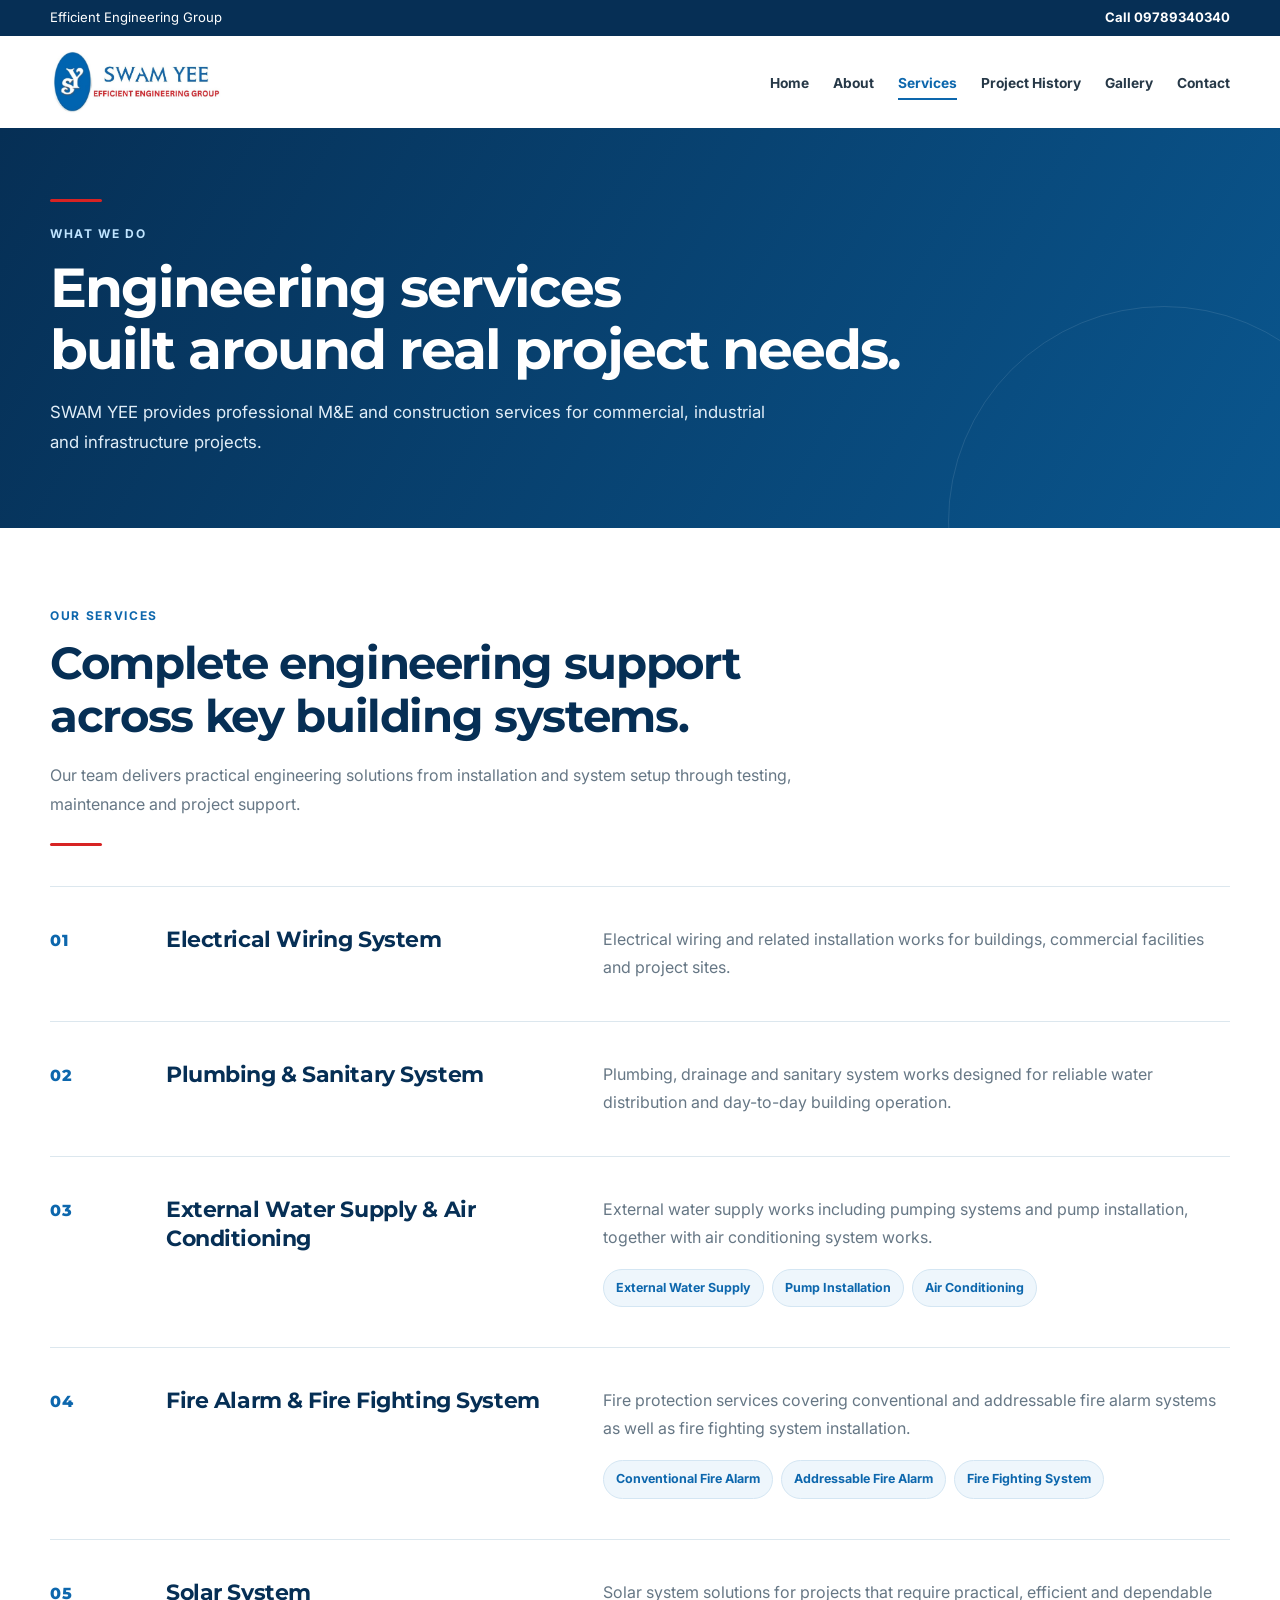
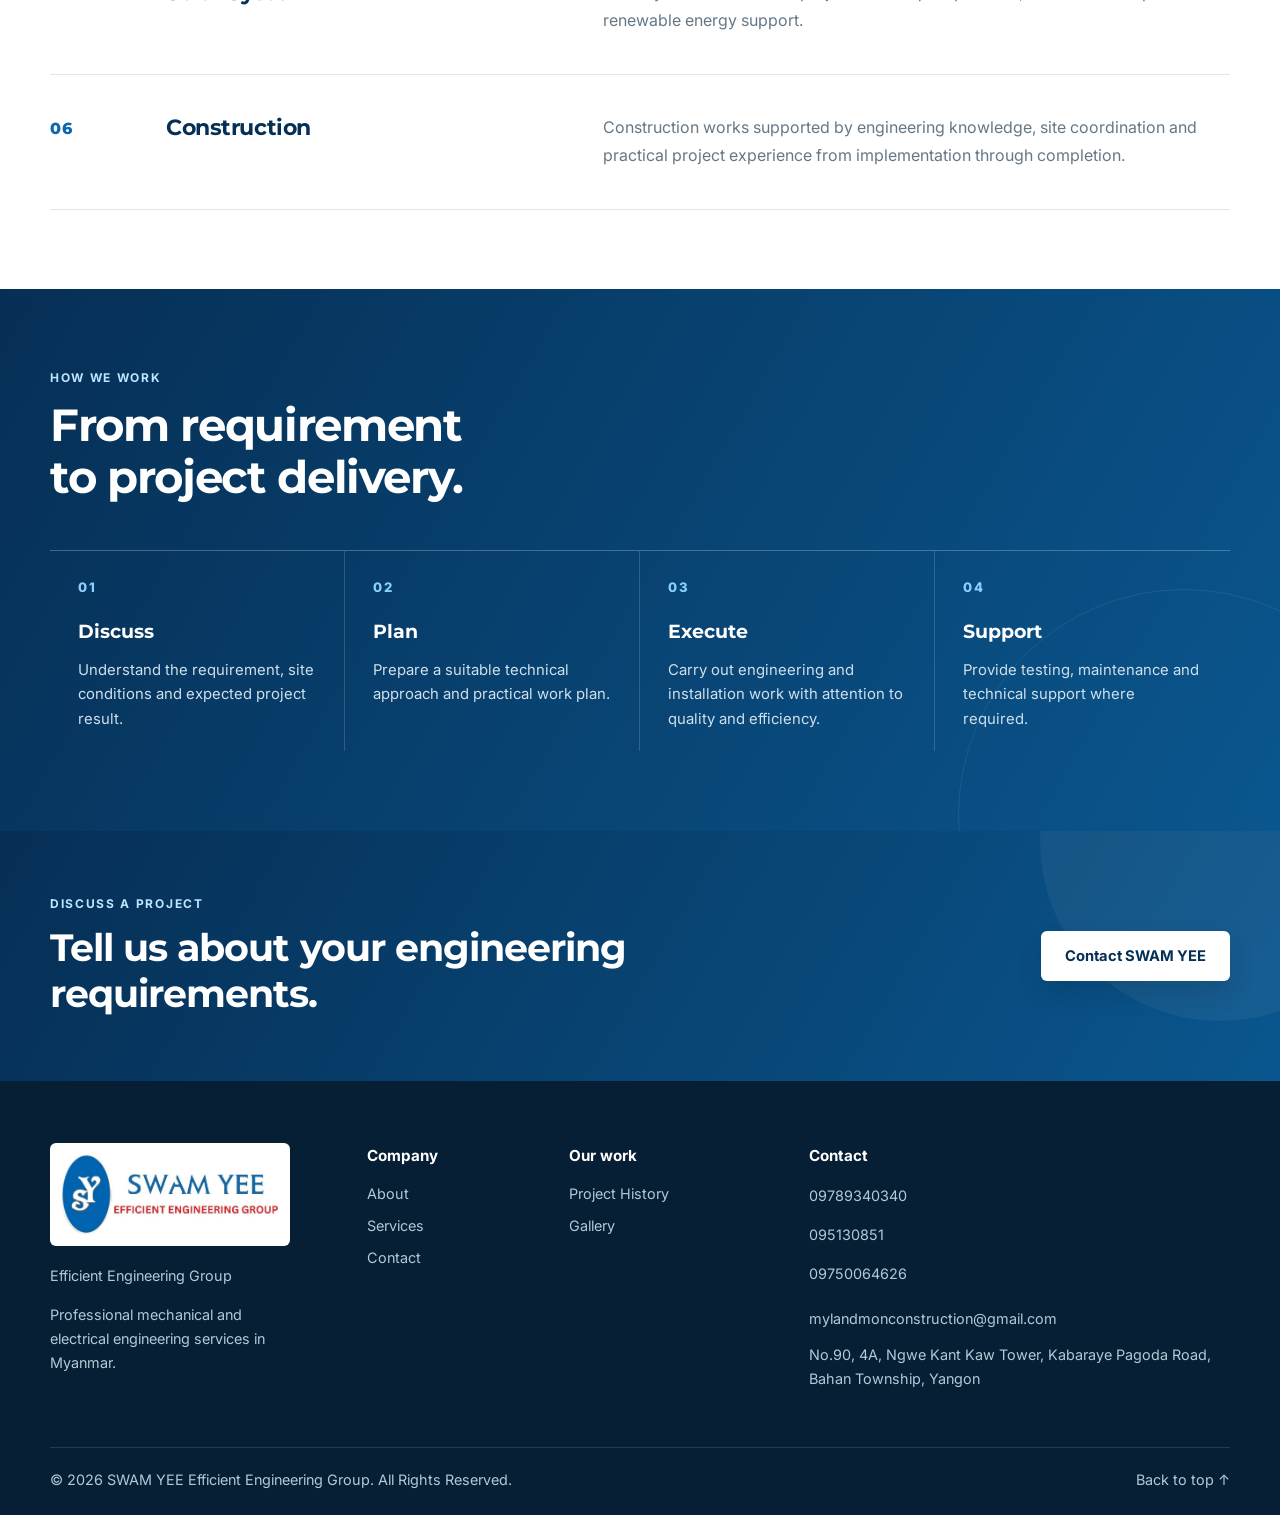
<file: services.html>
<!DOCTYPE html>
<html lang="en">
<link rel="icon" type="image/png" href="assets/swam-yee-logo-tab.png">
<head>
  <meta charset="UTF-8">
  <meta name="viewport" content="width=device-width, initial-scale=1.0">
  <meta name="description" content="Professional M&E engineering services from SWAM YEE Efficient Engineering Group including electrical, plumbing, water supply, air conditioning, fire protection, solar and construction services.">
  <title>Services | SWAM YEE</title>

  <link rel="preconnect" href="https://fonts.googleapis.com">
  <link rel="preconnect" href="https://fonts.gstatic.com" crossorigin>
  <link href="https://fonts.googleapis.com/css2?family=Inter:wght@400;500;600;700&family=Montserrat:wght@600;700;800&display=swap" rel="stylesheet">
  <link rel="stylesheet" href="style.css">
  <link rel="stylesheet" href="page-refinements.css">
  <link rel="stylesheet" href="launch.css">
  <noscript><style>.reveal{opacity:1;transform:none}.menu-button{display:none!important}.nav-links{display:flex!important;position:static!important;flex-wrap:wrap;max-height:none!important}.navbar{flex-wrap:wrap}.nav-links a{padding:8px 0!important}</style></noscript>
</head>

<body>
  <a class="skip-link" href="#main-content">Skip to content</a>

  <!-- HEADER -->
  <header class="site-header" id="top">
    <div class="top-strip">
      <div class="container top-strip-inner">
        <span>Efficient Engineering Group</span>
        <a href="tel:+959789340340">Call 09789340340</a>
      </div>
    </div>
    <nav class="navbar container" aria-label="Main navigation">
      <a class="brand" href="index.html" aria-label="SWAM YEE home">
        <img src="assets/swam-yee-logo.jpg" alt="SWAM YEE Efficient Engineering Group logo" width="1027" height="403">
      </a>
      <button class="menu-button" id="menuButton" type="button" aria-label="Open navigation menu" aria-controls="navLinks" aria-expanded="false">
        <span></span><span></span><span></span>
      </button>
      <ul class="nav-links" id="navLinks">
          <li><a href="index.html">Home</a></li>
          <li><a href="about.html">About</a></li>
          <li><a href="services.html" class="active" aria-current="page">Services</a></li>
          <li><a href="project-history.html">Project History</a></li>
          <li><a href="gallery.html">Gallery</a></li>
          <li><a href="contact.html">Contact</a></li>
      </ul>
    </nav>
  </header>

  <main id="main-content">

    <!-- HERO -->
    <section class="service-hero">
      <div class="container service-hero-content reveal">
        <p class="service-eyebrow">WHAT WE DO</p>
        <h1>Engineering services<br>built around real project needs.</h1>
        <p>
          SWAM YEE provides professional M&amp;E and construction services for
          commercial, industrial and infrastructure projects.
        </p>
      </div>
    </section>

    <!-- SERVICES -->
    <section class="service-section">
      <div class="container service-container">

        <div class="service-intro reveal">
          <p class="section-label">OUR SERVICES</p>
          <h2>Complete engineering support across key building systems.</h2>
          <p>
            Our team delivers practical engineering solutions from installation
            and system setup through testing, maintenance and project support.
          </p>
        </div>

        <div class="service-list">

          <article class="service-row reveal">
            <div class="service-row-number">01</div>
            <div class="service-row-title">
              <h3>Electrical Wiring System</h3>
            </div>
            <div class="service-row-copy">
              <p>
                Electrical wiring and related installation works for buildings,
                commercial facilities and project sites.
              </p>
            </div>
          </article>

          <article class="service-row reveal">
            <div class="service-row-number">02</div>
            <div class="service-row-title">
              <h3>Plumbing &amp; Sanitary System</h3>
            </div>
            <div class="service-row-copy">
              <p>
                Plumbing, drainage and sanitary system works designed for reliable
                water distribution and day-to-day building operation.
              </p>
            </div>
          </article>

          <article class="service-row reveal">
            <div class="service-row-number">03</div>
            <div class="service-row-title">
              <h3>External Water Supply &amp; Air Conditioning</h3>
            </div>
            <div class="service-row-copy">
              <p>
                External water supply works including pumping systems and pump
                installation, together with air conditioning system works.
              </p>
              <div class="service-tags" aria-label="Included services">
                <span>External Water Supply</span>
                <span>Pump Installation</span>
                <span>Air Conditioning</span>
              </div>
            </div>
          </article>

          <article class="service-row reveal">
            <div class="service-row-number">04</div>
            <div class="service-row-title">
              <h3>Fire Alarm &amp; Fire Fighting System</h3>
            </div>
            <div class="service-row-copy">
              <p>
                Fire protection services covering conventional and addressable
                fire alarm systems as well as fire fighting system installation.
              </p>
              <div class="service-tags" aria-label="Included services">
                <span>Conventional Fire Alarm</span>
                <span>Addressable Fire Alarm</span>
                <span>Fire Fighting System</span>
              </div>
            </div>
          </article>

          <article class="service-row reveal">
            <div class="service-row-number">05</div>
            <div class="service-row-title">
              <h3>Solar System</h3>
            </div>
            <div class="service-row-copy">
              <p>
                Solar system solutions for projects that require practical,
                efficient and dependable renewable energy support.
              </p>
            </div>
          </article>

          <article class="service-row reveal">
            <div class="service-row-number">06</div>
            <div class="service-row-title">
              <h3>Construction</h3>
            </div>
            <div class="service-row-copy">
              <p>
                Construction works supported by engineering knowledge, site
                coordination and practical project experience from implementation
                through completion.
              </p>
            </div>
          </article>

        </div>
      </div>
    </section>

    <!-- WORK PROCESS -->
    <section class="service-process">
      <div class="container">
        <div class="service-process-heading reveal">
          <p class="section-label">HOW WE WORK</p>
          <h2>From requirement to project delivery.</h2>
        </div>

        <div class="service-process-grid">
          <div class="service-process-step reveal">
            <span>01</span>
            <h3>Discuss</h3>
            <p>Understand the requirement, site conditions and expected project result.</p>
          </div>

          <div class="service-process-step reveal">
            <span>02</span>
            <h3>Plan</h3>
            <p>Prepare a suitable technical approach and practical work plan.</p>
          </div>

          <div class="service-process-step reveal">
            <span>03</span>
            <h3>Execute</h3>
            <p>Carry out engineering and installation work with attention to quality and efficiency.</p>
          </div>

          <div class="service-process-step reveal">
            <span>04</span>
            <h3>Support</h3>
            <p>Provide testing, maintenance and technical support where required.</p>
          </div>
        </div>
      </div>
    </section>

    <!-- CTA -->
    <section class="cta-section">
      <div class="container cta-inner">
        <div><p class="section-label">DISCUSS A PROJECT</p><h2>Tell us about your engineering requirements.</h2></div>
        <a class="btn btn-primary" href="contact.html">Contact SWAM YEE</a>
      </div>
    </section>

  </main>

  <!-- FOOTER -->
  <footer class="footer">
    <div class="container footer-grid">
      <div class="footer-brand">
        <a href="index.html" aria-label="SWAM YEE home"><img src="assets/swam-yee-logo.jpg" alt="SWAM YEE logo" width="1027" height="403"></a>
        <p>Efficient Engineering Group</p>
        <p class="footer-description">Professional mechanical and electrical engineering services in Myanmar.</p>
      </div>
      <div><h3>Company</h3><a href="about.html">About</a><a href="services.html">Services</a><a href="contact.html">Contact</a></div>
      <div><h3>Our work</h3><a href="project-history.html">Project History</a><a href="gallery.html">Gallery</a></div>
      <div class="footer-contact"><h3>Contact</h3><p><a href="tel:+959789340340">09789340340</a><br><a href="tel:+9595130851">095130851</a><br><a href="tel:+959750064626">09750064626</a></p><p><a href="mailto:mylandmonconstruction@gmail.com">mylandmonconstruction@gmail.com</a></p><p><a href="https://www.google.com/maps/place/My+Land+Mon+Construction+Co.,Ltd/@16.8182634,96.1567213,17z/data=!3m1!4b1!4m6!3m5!1s0x30c1ed00420d225d:0x3b06fcd9fc8448a7!8m2!3d16.8182634!4d96.1567213!16s%2Fg%2F11zdhtvlw8?entry=ttu" target="_blank" rel="noopener noreferrer">No.90, 4A, Ngwe Kant Kaw Tower, Kabaraye Pagoda Road, Bahan Township, Yangon</a></p></div>
    </div>
    <div class="container footer-bottom">
      <p>© <span id="currentYear">2026</span> SWAM YEE Efficient Engineering Group. All Rights Reserved.</p>
      <a href="#top">Back to top ↑</a>
    </div>
  </footer>

  <script src="script.js"></script>
</body>
</html>
</file>
<file: style.css>
:root {
  --blue: #0d67ad;
  --blue-dark: #083f70;
  --blue-deep: #062f55;
  --blue-soft: #eef6fc;
  --red: #d72323;
  --white: #ffffff;
  --ink: #152432;
  --muted: #667785;
  --line: #dbe5ec;
  --shadow: 0 14px 36px rgba(16, 55, 86, 0.12);
}

* { box-sizing: border-box; margin: 0; padding: 0; }
html { scroll-behavior: smooth; }
body {
  font-family: "Inter", Arial, sans-serif;
  color: var(--ink);
  background: var(--white);
  line-height: 1.65;
}
img { display: block; max-width: 100%; }
a { color: inherit; text-decoration: none; }
button { font: inherit; }
.container { width: min(1180px, calc(100% - 40px)); margin-inline: auto; }
.section { padding: 88px 0; }
.soft-section { background: var(--blue-soft); }

.top-strip { background: var(--blue-deep); color: white; font-size: 0.82rem; }
.top-strip-inner { min-height: 36px; display: flex; align-items: center; justify-content: space-between; gap: 20px; }
.top-strip a { font-weight: 700; }

.site-header { position: sticky; top: 0; z-index: 1000; background: white; box-shadow: 0 1px 0 rgba(8, 63, 112, 0.09); }
.navbar { min-height: 92px; display: flex; align-items: center; justify-content: space-between; gap: 24px; }
.brand { width: 230px; flex: 0 0 auto; }
.brand img { width: 100%; height: 68px; object-fit: contain; object-position: left center; }
.nav-links { list-style: none; display: flex; align-items: center; gap: 20px; }
.nav-links a { position: relative; font-size: 0.86rem; font-weight: 700; color: #263847; padding: 34px 0 31px; white-space: nowrap; }
.nav-links a::after { content: ""; position: absolute; left: 0; bottom: 22px; width: 0; height: 2px; background: var(--blue); transition: width 0.25s ease; }
.nav-links a:hover::after, .nav-links a.active::after { width: 100%; }
.nav-links a.active { color: var(--blue); }
.menu-button { display: none; border: 0; background: transparent; cursor: pointer; width: 40px; height: 40px; }
.menu-button span { display: block; width: 25px; height: 2px; margin: 5px auto; background: var(--blue-dark); transition: 0.2s; }

.hero { position: relative; min-height: 650px; display: grid; align-items: center; overflow: hidden; background: var(--blue-dark); }
.hero-photo { position: absolute; inset: 0; width: 100%; height: 100%; object-fit: cover; }
.hero-overlay { position: absolute; inset: 0; background: linear-gradient(90deg, rgba(4, 40, 72, 0.92) 0%, rgba(8, 67, 116, 0.82) 45%, rgba(5, 44, 78, 0.25) 100%); }
.hero-content { position: relative; z-index: 2; color: white; padding-block: 90px; }
.eyebrow, .section-label { font-size: 0.78rem; font-weight: 800; letter-spacing: 0.16em; text-transform: uppercase; color: var(--blue); }
.hero .eyebrow { color: #bfe4ff; }
.hero h1 { font-family: "Montserrat", sans-serif; font-size: clamp(2.8rem, 6vw, 5.35rem); line-height: 1.05; letter-spacing: -0.035em; max-width: 880px; margin: 18px 0 22px; }
.hero-text { max-width: 670px; font-size: 1.12rem; color: #eaf5ff; }
.hero-actions { display: flex; gap: 14px; flex-wrap: wrap; margin-top: 32px; }
.btn { display: inline-flex; min-height: 50px; align-items: center; justify-content: center; padding: 0 24px; border-radius: 4px; font-weight: 800; transition: transform 0.2s ease, background 0.2s ease; }
.btn:hover { transform: translateY(-2px); }
.btn-primary { background: var(--blue); color: white; }
.btn-primary:hover { background: #095794; }
.btn-light { background: white; color: var(--blue-dark); }

.split-layout { display: grid; grid-template-columns: 1.15fr 0.85fr; gap: 70px; align-items: center; }
.section-copy h2, .section-heading h2, .certificate-intro h2, .cta-inner h2 { font-family: "Montserrat", sans-serif; font-size: clamp(2rem, 4vw, 3.15rem); line-height: 1.16; margin: 10px 0 20px; color: var(--blue-deep); }
.section-copy > p:not(.section-label) { color: var(--muted); margin-bottom: 14px; max-width: 700px; }
.muted-note { font-size: 0.9rem; background: #f8fbfd; border-left: 3px solid var(--red); padding: 10px 14px; }
.text-link { display: inline-flex; gap: 8px; align-items: center; color: var(--blue); font-weight: 800; margin-top: 12px; }
.text-link span { transition: transform 0.2s ease; }
.text-link:hover span { transform: translateX(4px); }

.intro-stats { display: grid; grid-template-columns: repeat(2, 1fr); gap: 16px; }
.stat-card { min-height: 160px; padding: 28px; border: 1px solid var(--line); background: white; box-shadow: var(--shadow); display: flex; flex-direction: column; justify-content: center; }
.stat-card.wide { grid-column: span 2; }
.stat-card strong { font-family: "Montserrat", sans-serif; color: var(--blue); font-size: 2.2rem; line-height: 1; margin-bottom: 12px; }
.stat-card span { color: var(--muted); font-weight: 600; }

.section-heading { display: flex; justify-content: space-between; gap: 20px; align-items: end; margin-bottom: 36px; }
.section-heading h2 { margin-bottom: 0; }
.three-column { display: grid; grid-template-columns: repeat(3, 1fr); gap: 24px; }
.image-card { background: white; border: 1px solid #e4edf3; transition: transform 0.25s ease, box-shadow 0.25s ease; }
.image-card:hover { transform: translateY(-6px); box-shadow: var(--shadow); }
.image-wrap { height: 240px; overflow: hidden; background: #dcecf7; }
.image-wrap img { width: 100%; height: 100%; object-fit: cover; transition: transform 0.35s ease; }
.image-card:hover .image-wrap img { transform: scale(1.04); }
.card-body { padding: 26px; position: relative; }
.card-number { color: var(--red); font-size: 0.76rem; font-weight: 800; letter-spacing: 0.1em; }
.card-body h3 { font-family: "Montserrat", sans-serif; color: var(--blue-deep); margin: 7px 0 10px; font-size: 1.25rem; }
.card-body p { color: var(--muted); font-size: 0.95rem; }

.product-grid { display: grid; grid-template-columns: repeat(4, 1fr); gap: 18px; }
.product-card { position: relative; min-height: 360px; overflow: hidden; background: var(--blue-deep); }
.product-card img { position: absolute; inset: 0; width: 100%; height: 100%; object-fit: cover; transition: transform 0.4s ease; }
.product-card::after { content: ""; position: absolute; inset: 0; background: linear-gradient(180deg, rgba(5, 41, 72, 0.05), rgba(5, 41, 72, 0.88)); }
.product-caption { position: absolute; z-index: 2; left: 22px; right: 22px; bottom: 22px; color: white; }
.product-caption h3 { font-family: "Montserrat", sans-serif; margin-bottom: 7px; }
.product-caption span { font-size: 0.87rem; font-weight: 700; }
.product-card:hover img { transform: scale(1.06); }

.project-section { background: var(--blue-deep); }
.light-heading h2, .light-heading .section-label { color: white; }
.light-heading .section-label { color: #9ed6ff; }
.light-link { color: #d8edff; }
.project-grid { display: grid; grid-template-columns: 1.2fr 1fr 1fr; gap: 22px; }
.project-card { position: relative; min-height: 420px; overflow: hidden; background: #0a4a7f; }
.project-card img { position: absolute; inset: 0; width: 100%; height: 100%; object-fit: cover; transition: transform 0.4s ease; }
.project-card::after { content: ""; position: absolute; inset: 0; background: linear-gradient(180deg, rgba(0, 0, 0, 0.05), rgba(4, 33, 57, 0.9)); }
.project-card:hover img { transform: scale(1.05); }
.project-info { position: absolute; z-index: 2; left: 24px; right: 24px; bottom: 24px; color: white; }
.project-info p { color: #9ed6ff; font-size: 0.72rem; letter-spacing: 0.12em; font-weight: 800; }
.project-info h3 { font-family: "Montserrat", sans-serif; font-size: 1.35rem; margin: 7px 0 3px; }
.project-info span { color: #d8e8f4; font-size: 0.9rem; }

.certificate-section { background: #EEF6FC; }
.certificate-intro { text-align: center; max-width: 720px; margin: 0 auto 34px; }
.certificate-intro p:last-child { color: var(--muted); }
.certificate-grid { display: grid; grid-template-columns: repeat(4, 1fr); gap: 18px; }
.certificate-card { border: 1px solid var(--line); background: white; padding: 12px; text-align: left; cursor: pointer; transition: transform 0.2s ease, box-shadow 0.2s ease; }
.certificate-card:hover { transform: translateY(-4px); box-shadow: var(--shadow); }
.certificate-card img { width: 100%; aspect-ratio: 4 / 5; object-fit: cover; background: #eef5f9; }
.certificate-card span { display: block; padding: 13px 5px 4px; color: var(--blue); font-weight: 800; font-size: 0.88rem; }

.cta-section { padding: 68px 0; background: linear-gradient(115deg, #f1f8fd, #ffffff); border-top: 1px solid #dcebf5; border-bottom: 1px solid #dcebf5; }
.cta-inner { display: flex; justify-content: space-between; align-items: center; gap: 40px; }
.cta-inner h2 { max-width: 760px; margin-bottom: 0; font-size: clamp(1.8rem, 3.5vw, 2.7rem); }

.footer { background: #061f35; color: #c9d8e4; padding: 62px 0 24px; }
.footer-grid { display: grid; grid-template-columns: 1.5fr 0.8fr 1fr 1.2fr; gap: 42px; }
.footer-brand img { width: 240px; background: white; padding: 7px; margin-bottom: 18px; }
.footer h3 { color: white; font-size: 0.95rem; margin-bottom: 14px; }
.footer a, .footer p { display: block; color: #b5c8d7; margin-bottom: 8px; font-size: 0.9rem; }
.footer a:hover { color: white; }
.footer-bottom { margin-top: 44px; border-top: 1px solid rgba(255,255,255,0.12); padding-top: 20px; display: flex; justify-content: space-between; gap: 20px; }
.footer-bottom p, .footer-bottom a { margin: 0; }

.modal { position: fixed; inset: 0; z-index: 2000; background: rgba(1, 18, 31, 0.88); display: none; place-items: center; padding: 30px; }
.modal.open { display: grid; }
.modal-content { max-width: 820px; max-height: 90vh; text-align: center; color: white; }
.modal-content img { max-height: 80vh; max-width: 100%; margin: 0 auto; object-fit: contain; background: white; }
.modal-content p { margin-top: 12px; font-weight: 700; }
.modal-close { position: fixed; top: 22px; right: 28px; width: 46px; height: 46px; border-radius: 50%; border: 1px solid rgba(255,255,255,0.45); background: rgba(255,255,255,0.08); color: white; font-size: 1.8rem; cursor: pointer; }

.reveal { opacity: 0; transform: translateY(22px); transition: opacity 0.6s ease, transform 0.6s ease; }
.reveal.visible { opacity: 1; transform: none; }

@media (max-width: 1080px) {
  .menu-button { display: block; }
  .nav-links {
    position: absolute;
    left: 0; right: 0; top: 128px;
    display: none;
    flex-direction: column;
    align-items: stretch;
    background: white;
    padding: 14px 20px 22px;
    border-top: 1px solid var(--line);
    box-shadow: 0 16px 26px rgba(7, 45, 75, 0.12);
  }
  .nav-links.open { display: flex; }
  .nav-links a { display: block; padding: 10px 0; }
  .nav-links a::after { bottom: 5px; }
  .product-grid { grid-template-columns: repeat(2, 1fr); }
  .certificate-grid { grid-template-columns: repeat(2, 1fr); }
  .footer-grid { grid-template-columns: repeat(2, 1fr); }
}

@media (max-width: 760px) {
  .container { width: min(100% - 28px, 1180px); }
  .section { padding: 68px 0; }
  .top-strip-inner { min-height: 32px; font-size: 0.74rem; }
  .navbar { min-height: 78px; }
  .brand { width: 190px; }
  .brand img { height: 58px; }
  .nav-links { top: 110px; }
  .hero { min-height: 590px; }
  .hero-overlay { background: linear-gradient(90deg, rgba(4, 40, 72, 0.94), rgba(8, 67, 116, 0.76)); }
  .hero h1 { font-size: clamp(2.45rem, 12vw, 4rem); }
  .hero-text { font-size: 1rem; }
  .split-layout, .three-column, .project-grid { grid-template-columns: 1fr; }
  .project-card { min-height: 360px; }
  .intro-stats { margin-top: 8px; }
  .section-heading { align-items: flex-start; }
  .desktop-link { display: none; }
  .product-grid, .certificate-grid { grid-template-columns: 1fr; }
  .product-card { min-height: 330px; }
  .cta-inner { flex-direction: column; align-items: flex-start; }
  .footer-grid { grid-template-columns: 1fr; }
  .footer-bottom { flex-direction: column; }
}

/* ========================================
   INNER PAGES
   ======================================== */
.page-hero {
  position: relative;
  min-height: 430px;
  display: grid;
  align-items: end;
  overflow: hidden;
  background: var(--blue-dark);
}
.page-hero .page-hero-photo {
  position: absolute;
  inset: 0;
  width: 100%;
  height: 100%;
  object-fit: cover;
  opacity: 1;
}
.page-hero .page-hero-overlay {
  position: absolute;
  inset: 0;
  background: linear-gradient(90deg, rgba(4, 40, 72, 0.72) 0%, rgba(8, 67, 116, 0.60) 55%, rgba(5, 44, 78, 0.30) 100%);
}
.page-hero-content {
  position: relative;
  z-index: 2;
  color: white;
  padding-block: 95px 72px;
}
.page-hero .eyebrow { color: #bfe4ff; }
.page-hero h1 {
  max-width: 900px;
  margin: 12px 0 14px;
  font-family: "Montserrat", sans-serif;
  font-size: clamp(2.7rem, 6vw, 4.8rem);
  line-height: 1.05;
  letter-spacing: -0.035em;
}
.page-hero-content > p:last-child {
  max-width: 700px;
  color: #e7f4fe;
  font-size: 1.05rem;
}
.narrow-intro {
  max-width: 790px;
  margin-bottom: 40px;
}
.narrow-intro h2,
.contact-copy h2 {
  font-family: "Montserrat", sans-serif;
  color: var(--blue-deep);
  font-size: clamp(2rem, 4vw, 3.05rem);
  line-height: 1.16;
  margin: 10px 0 16px;
}
.narrow-intro > p:last-child,
.contact-copy > p {
  color: var(--muted);
}
.placeholder-copy {
  margin-top: 11px;
  font-size: 0.82rem !important;
  color: #8795a0 !important;
}
.btn-outline {
  border: 1px solid var(--blue);
  color: var(--blue);
  background: white;
}
.btn-light-blue {
  background: #e6f4ff;
  color: var(--blue-deep);
}

/* About */
.about-story { align-items: stretch; }
.about-collage {
  min-height: 490px;
  position: relative;
}
.about-collage img { object-fit: cover; box-shadow: var(--shadow); }
.collage-main {
  width: 82%;
  height: 410px;
}
.collage-small {
  position: absolute;
  width: 55%;
  height: 230px;
  object-fit: cover;
  right: 0;
  bottom: 0;
  border: 8px solid white;
}
.value-grid {
  display: grid;
  grid-template-columns: repeat(3, 1fr);
  gap: 22px;
}
.value-card {
  background: white;
  border: 1px solid var(--line);
  padding: 32px;
  min-height: 250px;
}
.value-card span {
  display: inline-flex;
  width: 42px;
  height: 42px;
  align-items: center;
  justify-content: center;
  border-radius: 50%;
  background: var(--blue-soft);
  color: var(--blue);
  font-weight: 800;
}
.value-card h3 {
  margin: 22px 0 10px;
  font-family: "Montserrat", sans-serif;
  color: var(--blue-deep);
}
.value-card p { color: var(--muted); }
.about-feature-image img {
  width: 100%;
  min-height: 470px;
  height: 100%;
  object-fit: cover;
  box-shadow: var(--shadow);
}
.check-list { display: grid; gap: 22px; margin-top: 26px; }
.check-list > div {
  border-left: 3px solid var(--blue);
  padding-left: 18px;
}
.check-list strong {
  display: block;
  color: var(--blue-deep);
  font-size: 1rem;
  margin-bottom: 4px;
}
.check-list p { color: var(--muted); }

/* Services */
.service-detail-grid {
  display: grid;
  grid-template-columns: repeat(2, 1fr);
  gap: 26px;
}
.service-detail-card {
  display: grid;
  grid-template-columns: 0.95fr 1.05fr;
  min-height: 290px;
  border: 1px solid var(--line);
  background: white;
  overflow: hidden;
  transition: transform 0.25s ease, box-shadow 0.25s ease;
}
.service-detail-card:hover { transform: translateY(-5px); box-shadow: var(--shadow); }
.service-detail-image { min-height: 290px; overflow: hidden; background: #e8f3fa; }
.service-detail-image img { width: 100%; height: 100%; object-fit: cover; }
.service-detail-body { padding: 30px; align-self: center; }
.service-detail-body > span {
  color: var(--red);
  font-size: 0.75rem;
  font-weight: 800;
  letter-spacing: 0.12em;
}
.service-detail-body h3 {
  font-family: "Montserrat", sans-serif;
  color: var(--blue-deep);
  margin: 7px 0 10px;
}
.service-detail-body p { color: var(--muted); }
.process-band {
  padding: 82px 0;
  background: var(--blue-deep);
}
.process-grid {
  display: grid;
  grid-template-columns: repeat(4, 1fr);
  gap: 18px;
}
.process-step {
  border-top: 1px solid rgba(255,255,255,0.27);
  padding-top: 22px;
  color: white;
}
.process-step span { color: #8bd1ff; font-weight: 800; }
.process-step h3 { font-family: "Montserrat", sans-serif; margin: 10px 0; }
.process-step p { color: #c6d9e7; font-size: 0.92rem; }

/* Products */
.catalog-grid {
  display: grid;
  grid-template-columns: repeat(4, 1fr);
  gap: 22px;
}
.catalog-card {
  border: 1px solid var(--line);
  background: white;
  transition: transform 0.25s ease, box-shadow 0.25s ease;
}
.catalog-card:hover { transform: translateY(-5px); box-shadow: var(--shadow); }
.catalog-image { height: 240px; overflow: hidden; background: #eaf4fa; }
.catalog-image img { width: 100%; height: 100%; object-fit: cover; transition: transform 0.35s ease; }
.catalog-card:hover img { transform: scale(1.04); }
.catalog-body { padding: 24px; }
.catalog-kicker { color: var(--red) !important; font-weight: 800; font-size: 0.72rem; letter-spacing: 0.11em; }
.catalog-body h3 { font-family: "Montserrat", sans-serif; color: var(--blue-deep); margin: 7px 0 10px; }
.catalog-body > p { color: var(--muted); font-size: 0.92rem; }
.info-band { background: var(--blue); color: white; padding: 62px 0; }
.info-band-grid {
  display: grid;
  grid-template-columns: 1.2fr 1fr auto;
  align-items: center;
  gap: 38px;
}
.info-band .section-label { color: #c8e8ff; }
.info-band h2 { font-family: "Montserrat", sans-serif; font-size: clamp(1.8rem, 3vw, 2.6rem); line-height: 1.15; }
.info-band-grid > p { color: #e1f2ff; }

/* Projects */
.project-list-grid {
  display: grid;
  grid-template-columns: repeat(2, 1fr);
  gap: 28px;
}
.project-list-card {
  display: grid;
  grid-template-columns: 1.05fr 0.95fr;
  min-height: 330px;
  border: 1px solid var(--line);
  background: white;
  overflow: hidden;
}
.project-list-image { min-height: 330px; background: #e6f1f8; }
.project-list-image img { width: 100%; height: 100%; object-fit: cover; }
.project-list-body { align-self: center; padding: 32px; }
.project-meta { display: flex; justify-content: space-between; gap: 16px; color: var(--blue); font-size: 0.72rem; font-weight: 800; letter-spacing: 0.08em; }
.project-list-body h3 { font-family: "Montserrat", sans-serif; color: var(--blue-deep); margin: 10px 0; }
.project-list-body > p { color: var(--muted); }
.history-grid { display: grid; grid-template-columns: repeat(3, 1fr); gap: 24px; }
.history-card { background: white; border: 1px solid var(--line); overflow: hidden; }
.history-card > img { width: 100%; height: 250px; object-fit: cover; }
.history-content { padding: 25px; }
.history-content > p:first-child { color: var(--blue); font-size: 0.72rem; font-weight: 800; letter-spacing: 0.1em; }
.history-content h3 { font-family: "Montserrat", sans-serif; color: var(--blue-deep); margin: 8px 0 12px; }
.history-meta { display: flex; flex-wrap: wrap; gap: 8px 18px; padding: 12px 0; border-top: 1px solid #edf2f5; border-bottom: 1px solid #edf2f5; color: #71818d; font-size: 0.82rem; }
.history-description { margin-top: 14px; color: var(--muted); font-size: 0.9rem; }

/* Gallery */
.gallery-grid {
  display: grid;
  grid-template-columns: repeat(12, minmax(0, 1fr));
  grid-auto-flow: row;
  gap: 18px;
}

.gallery-item {
  position: relative;
  min-height: 290px;
  border: 0;
  padding: 0;
  overflow: hidden;
  cursor: pointer;
  background: var(--blue-dark);
  text-align: left;
  isolation: isolate;
}

.gallery-span-4 { grid-column: span 4; }
.gallery-span-5 { grid-column: span 5; }
.gallery-span-7 { grid-column: span 7; }
.gallery-span-12 { grid-column: 1 / -1; }
.gallery-final { min-height: 380px; }

.gallery-item img {
  width: 100%;
  height: 100%;
  position: absolute;
  inset: 0;
  object-fit: cover;
  display: block;
  transition: transform 0.45s ease, filter 0.45s ease;
}

.gallery-item::after {
  content: "";
  position: absolute;
  inset: 0;
  z-index: 1;
  background: linear-gradient(
    180deg,
    rgba(4, 40, 72, 0.02) 35%,
    rgba(4, 40, 72, 0.88) 100%
  );
  transition: background 0.35s ease;
}

.gallery-caption {
  position: absolute;
  z-index: 2;
  left: 24px;
  right: 24px;
  bottom: 22px;
  color: #fff;
  display: flex;
  flex-direction: column;
  align-items: flex-start;
  gap: 6px;
}

.gallery-caption small {
  color: #bfe4ff;
  font-size: 0.68rem;
  line-height: 1;
  font-weight: 800;
  letter-spacing: 0.13em;
  text-transform: uppercase;
}

.gallery-caption strong {
  max-width: 95%;
  font-family: "Montserrat", sans-serif;
  font-size: clamp(1rem, 1.4vw, 1.28rem);
  line-height: 1.25;
}

.gallery-caption em {
  font-style: normal;
  font-size: 0.78rem;
  font-weight: 700;
  color: rgba(255,255,255,0.78);
  opacity: 0;
  transform: translateY(6px);
  transition: opacity 0.3s ease, transform 0.3s ease;
}

.gallery-item:hover img {
  transform: scale(1.045);
  filter: saturate(1.05);
}

.gallery-item:hover::after {
  background: linear-gradient(
    180deg,
    rgba(4, 40, 72, 0.08) 25%,
    rgba(4, 40, 72, 0.94) 100%
  );
}

.gallery-item:hover .gallery-caption em {
  opacity: 1;
  transform: translateY(0);
}

@media (max-width: 1080px) {
  .gallery-grid {
    grid-template-columns: repeat(2, minmax(0, 1fr));
  }

  .gallery-span-4,
  .gallery-span-5,
  .gallery-span-7,
  .gallery-span-12 {
    grid-column: span 1;
  }

  .gallery-item,
  .gallery-final {
    min-height: 290px;
  }
}

@media (max-width: 760px) {
  .gallery-grid {
    grid-template-columns: 1fr;
    gap: 14px;
  }

  .gallery-item,
  .gallery-final {
    min-height: 260px;
  }

  .gallery-caption {
    left: 18px;
    right: 18px;
    bottom: 17px;
  }

  .gallery-caption strong {
    font-size: 1rem;
  }

  .gallery-caption em {
    opacity: 1;
    transform: none;
  }
}

/* Contact */
.contact-layout {
  display: grid;
  grid-template-columns: 0.92fr 1.08fr;
  gap: 70px;
  align-items: start;
}
.contact-stack { display: grid; gap: 6px; margin-top: 30px; }
.contact-item {
  display: grid;
  grid-template-columns: 48px 1fr;
  gap: 16px;
  padding: 18px 0;
  border-bottom: 1px solid var(--line);
}
.contact-item > span {
  width: 42px;
  height: 42px;
  display: grid;
  place-items: center;
  border-radius: 50%;
  background: var(--blue-soft);
  color: var(--blue);
  font-weight: 800;
}
.contact-item h3 { color: var(--blue-deep); margin-bottom: 3px; }
.contact-item p { color: var(--muted); }
.social-action-row { display: flex; flex-wrap: wrap; gap: 12px; margin-top: 28px; }
.map-placeholder {
  min-height: 550px;
  display: grid;
  place-items: center;
  padding: 40px;
  background:
    linear-gradient(rgba(238,246,252,.92), rgba(238,246,252,.92)),
    repeating-linear-gradient(45deg, #d5e7f3 0, #d5e7f3 2px, transparent 2px, transparent 18px);
  border: 1px solid #d4e3ed;
}
.map-placeholder-inner { max-width: 420px; text-align: center; }
.map-placeholder-inner > span { display: inline-grid; place-items: center; width: 68px; height: 68px; border-radius: 50%; background: var(--blue); color: white; font-weight: 800; margin-bottom: 20px; }
.map-placeholder h3 { font-family: "Montserrat", sans-serif; color: var(--blue-deep); font-size: 1.5rem; margin-bottom: 8px; }
.map-placeholder p { color: var(--muted); }
.contact-cards { display: grid; grid-template-columns: repeat(3, 1fr); gap: 22px; }
.contact-mini-card { background: white; padding: 30px; border: 1px solid var(--line); }
.contact-mini-card h3 { font-family: "Montserrat", sans-serif; color: var(--blue-deep); margin-bottom: 8px; }
.contact-mini-card > p { color: var(--muted); }

@media (max-width: 1080px) {
  .catalog-grid { grid-template-columns: repeat(2, 1fr); }
  .service-detail-grid, .project-list-grid { grid-template-columns: 1fr; }
  .history-grid { grid-template-columns: repeat(2, 1fr); }
  .value-grid { grid-template-columns: 1fr; }
  .process-grid { grid-template-columns: repeat(2, 1fr); }
  .info-band-grid { grid-template-columns: 1fr; align-items: start; }
  .contact-layout { grid-template-columns: 1fr; gap: 46px; }
}

@media (max-width: 760px) {
  .page-hero { min-height: 360px; }
  .page-hero-content { padding-block: 76px 56px; }
  .about-collage { min-height: 390px; }
  .collage-main { width: 88%; height: 330px; }
  .collage-small { width: 58%; height: 180px; }
  .service-detail-card, .project-list-card { grid-template-columns: 1fr; }
  .service-detail-image, .project-list-image { min-height: 240px; height: 240px; }
  .catalog-grid, .history-grid, .contact-cards { grid-template-columns: 1fr; }
  .process-grid { grid-template-columns: 1fr; }
  .map-placeholder { min-height: 390px; }
}

/* ========================================
   ABOUT PAGE
======================================== */


/* HERO */

.about-hero {
  background: linear-gradient(
    135deg,
    #003b73 0%,
    #005f9e 100%
  );

  min-height: 360px;

  display: flex;
  align-items: center;

  color: #ffffff;
}


.about-hero-content {
  max-width: 850px;

  padding-top: 80px;
  padding-bottom: 80px;
}


.about-eyebrow {
  font-family: "Montserrat", sans-serif;

  font-size: 0.85rem;
  font-weight: 700;

  letter-spacing: 2px;

  color: rgba(255, 255, 255, 0.75);

  margin-bottom: 15px;
}


.about-hero h1 {
  font-family: "Montserrat", sans-serif;

  font-size: clamp(
    2.7rem,
    5vw,
    4.5rem
  );

  line-height: 1.1;

  color: #ffffff;

  margin-bottom: 20px;
}


.about-hero p {
  max-width: 750px;

  font-size: 1.1rem;

  line-height: 1.8;

  color: rgba(
    255,
    255,
    255,
    0.88
  );
}



/* MAIN ABOUT SECTION */

.about-section {
  padding: 90px 0;
}


.about-soft {
  background: #f6f9fc;
}


.about-content {
  max-width: 950px;
}


.about-label {
  font-family: "Montserrat", sans-serif;

  font-size: 0.8rem;
  font-weight: 700;

  letter-spacing: 2px;

  color: #0066a6;

  margin-bottom: 12px;
}


.about-content h2 {
  max-width: 800px;

  font-family: "Montserrat", sans-serif;

  font-size: clamp(
    1.9rem,
    3vw,
    2.8rem
  );

  line-height: 1.3;

  color: #0b2d48;

  margin-bottom: 30px;
}


.about-content p {
  font-size: 1.05rem;

  line-height: 1.9;

  color: #536273;

  margin-bottom: 22px;
}


.about-content .about-main-text {
  font-size: 1.15rem;

  color: #293f51;
}



/* HISTORY */

.about-history {
  margin-top: 45px;
}


.history-item {
  display: grid;

  grid-template-columns:
    160px 1fr;

  gap: 45px;

  padding: 35px 0;

  border-bottom:
    1px solid #dce4eb;
}


.history-item:last-child {
  border-bottom: none;
}


.history-year {
  font-family: "Montserrat", sans-serif;

  font-size: 1.5rem;
  font-weight: 800;

  color: #0066a6;
}


.history-text h3 {
  font-family: "Montserrat", sans-serif;

  font-size: 1.3rem;

  color: #0b2d48;

  margin-bottom: 12px;
}


.history-text p {
  margin-bottom: 0;
}



/* EXPERIENCE */

.experience-item {
  display: grid;

  grid-template-columns:
    80px 1fr;

  gap: 35px;

  padding: 42px 0;

  border-bottom:
    1px solid #dce4eb;
}


.experience-item:last-child {
  border-bottom: none;
}


.experience-number {
  font-family: "Montserrat", sans-serif;

  font-size: 2rem;
  font-weight: 800;

  color: #0066a6;
}


.experience-text h3 {
  font-family: "Montserrat", sans-serif;

  font-size: 1.35rem;

  color: #0b2d48;

  margin-bottom: 15px;
}


.experience-text p {
  margin-bottom: 12px;
}



/* EXPERIENCE NUMBERS */

.about-stats {
  background: #003b73;

  padding: 65px 0;
}


.about-stats-grid {
  display: grid;

  grid-template-columns:
    repeat(4, 1fr);
}


.about-stat {
  text-align: center;

  padding: 15px 30px;

  border-right:
    1px solid
    rgba(255, 255, 255, 0.25);
}


.about-stat:last-child {
  border-right: none;
}


.about-stat strong {
  display: block;

  font-family: "Montserrat", sans-serif;

  font-size: 1.8rem;

  color: #ffffff;

  margin-bottom: 10px;
}


.about-stat span {
  display: block;

  font-size: 0.95rem;

  line-height: 1.5;

  color:
    rgba(255, 255, 255, 0.8);
}



/* TABLET */

@media (max-width: 900px) {

  .about-stats-grid {
    grid-template-columns:
      repeat(2, 1fr);
  }


  .about-stat {
    border-right: none;

    border-bottom:
      1px solid
      rgba(255, 255, 255, 0.2);

    padding: 30px 20px;
  }

}



/* MOBILE */

@media (max-width: 768px) {

  .about-hero {
    min-height: 300px;
  }


  .about-hero-content {
    padding-top: 60px;
    padding-bottom: 60px;
  }


  .about-section {
    padding: 65px 0;
  }


  .history-item {
    grid-template-columns:
      1fr;

    gap: 10px;

    padding: 30px 0;
  }


  .experience-item {
    grid-template-columns:
      55px 1fr;

    gap: 20px;

    padding: 32px 0;
  }


  .experience-number {
    font-size: 1.5rem;
  }

}



/* SMALL MOBILE */

@media (max-width: 480px) {

  .about-hero h1 {
    font-size: 2.3rem;
  }


  .about-content h2 {
    font-size: 1.7rem;
  }


  .experience-item {
    grid-template-columns:
      1fr;

    gap: 8px;
  }


  .experience-number {
    font-size: 1.2rem;
  }


  .about-stats-grid {
    grid-template-columns:
      1fr;
  }


  .about-stat {
    padding: 28px 15px;
  }

}

/* ========================================
   HOME PAGE
======================================== */

/* Hero */
.hero {
  min-height: 620px;
  background: #062f55;
}

.hero-photo {
  object-position: center 54%;
  filter: saturate(0.9) contrast(1.02);
}

.hero-overlay {
  background:
    linear-gradient(90deg,
      rgba(3, 30, 54, 0.96) 0%,
      rgba(5, 52, 91, 0.90) 36%,
      rgba(7, 66, 111, 0.62) 62%,
      rgba(4, 38, 66, 0.18) 100%),
    linear-gradient(0deg, rgba(3, 31, 54, 0.22), rgba(3, 31, 54, 0));
}

.hero-content {
  max-width: 820px;
  padding-block: 98px;
}

.hero-content::before {
  content: "";
  display: block;
  width: 52px;
  height: 3px;
  margin-bottom: 22px;
  background: #d72323;
}

.hero .eyebrow {
  color: #d8efff;
  letter-spacing: 0.18em;
}

.hero h1 {
  max-width: 790px;
  margin: 15px 0 24px;
  font-size: clamp(3rem, 5.5vw, 5.1rem);
  line-height: 1.02;
  letter-spacing: -0.045em;
  text-wrap: balance;
}

.hero-text {
  max-width: 630px;
  font-size: 1.08rem;
  line-height: 1.8;
  color: rgba(244, 250, 255, 0.92);
}

.hero-actions {
  margin-top: 34px;
  gap: 12px;
}

.hero .btn {
  min-height: 52px;
  padding-inline: 26px;
  border-radius: 6px;
}

.hero .btn-primary {
  background: #0b78c8;
  box-shadow: 0 12px 28px rgba(0, 0, 0, 0.16);
}

.hero .btn-light {
  background: rgba(255, 255, 255, 0.96);
  border: 1px solid rgba(255, 255, 255, 0.4);
}

/* About preview */
.intro-section {
  position: relative;
  background: #ffffff;
  overflow: hidden;
}

.intro-section::before {
  content: "";
  position: absolute;
  left: 0;
  top: 0;
  bottom: 0;
  width: 5px;
  background: linear-gradient(180deg, var(--blue), #63b9eb);
}

.intro-section .split-layout {
  gap: 92px;
  align-items: stretch;
}

.intro-section .section-copy {
  align-self: center;
}

.intro-section .section-copy h2 {
  max-width: 650px;
  font-size: clamp(2rem, 3.8vw, 3rem);
}

.intro-section .section-copy > p:not(.section-label) {
  line-height: 1.85;
  margin-bottom: 16px;
}

/* One dark metrics panel instead of four floating boxes */
.intro-stats {
  align-self: stretch;
  display: grid;
  grid-template-columns: repeat(2, minmax(0, 1fr));
  gap: 0;
  padding: 18px;
  background:
    linear-gradient(145deg, rgba(13, 103, 173, 0.18), rgba(255,255,255,0.02)),
    #07395f;
  border-radius: 10px;
  box-shadow: 0 24px 60px rgba(6, 47, 85, 0.16);
}

.stat-card {
  min-height: 155px;
  padding: 28px 26px;
  background: transparent;
  border: 0;
  box-shadow: none;
  justify-content: center;
}

.stat-card:nth-child(1),
.stat-card:nth-child(2) {
  border-bottom: 1px solid rgba(255,255,255,0.16);
}

.stat-card:nth-child(1),
.stat-card:nth-child(3) {
  border-right: 1px solid rgba(255,255,255,0.16);
}

.stat-card strong {
  color: #ffffff;
  font-size: clamp(1.75rem, 2.6vw, 2.35rem);
  letter-spacing: -0.02em;
}

.stat-card span {
  max-width: 180px;
  color: rgba(230, 243, 252, 0.82);
  font-size: 0.9rem;
  line-height: 1.55;
  font-weight: 500;
}

/* Certificates */
.certificate-section {
  background: #f5f9fc;
  border-top: 1px solid #e5eef4;
}

.certificate-intro {
  max-width: 760px;
  margin: 0 0 40px;
  text-align: left;
}

.certificate-intro::after {
  content: "";
  display: block;
  width: 72px;
  height: 3px;
  margin-top: 22px;
  background: var(--red);
}

.certificate-intro h2 {
  margin-bottom: 13px;
}

.certificate-grid {
  grid-template-columns: repeat(5, minmax(0, 1fr));
  gap: 16px;
}

.certificate-card {
  position: relative;
  overflow: hidden;
  padding: 9px;
  border: 1px solid #dce7ee;
  border-radius: 8px;
  background: #ffffff;
  box-shadow: 0 7px 22px rgba(16, 55, 86, 0.06);
  transition: transform 0.24s ease, box-shadow 0.24s ease, border-color 0.24s ease;
}

.certificate-card:hover {
  transform: translateY(-5px);
  border-color: #a9c9de;
  box-shadow: 0 18px 38px rgba(16, 55, 86, 0.13);
}

.certificate-card img {
  width: 100%;
  aspect-ratio: 4 / 5;
  object-fit: contain;
  background: #ffffff;
  border: 1px solid #edf2f5;
}

.certificate-card span {
  display: flex;
  align-items: center;
  justify-content: space-between;
  gap: 8px;
  padding: 12px 5px 4px;
  font-size: 0.82rem;
  color: #31546d;
}

.certificate-card span::after {
  content: "↗";
  color: var(--blue);
  font-size: 1rem;
}

/* CTA */
.cta-section {
  position: relative;
  overflow: hidden;
  padding: 72px 0;
  background: linear-gradient(120deg, #062f55 0%, #0a568e 100%);
  border: 0;
}

.cta-section::after {
  content: "";
  position: absolute;
  width: 360px;
  height: 360px;
  right: -120px;
  top: -170px;
  border-radius: 50%;
  background: rgba(255,255,255,0.05);
}

.cta-inner {
  position: relative;
  z-index: 1;
}

.cta-section .section-label {
  color: #a8d9fb;
}

.cta-section .cta-inner h2 {
  color: #ffffff;
}

.cta-section .btn-primary {
  background: #ffffff;
  color: #07395f;
  box-shadow: 0 12px 26px rgba(0,0,0,0.12);
}

.cta-section .btn-primary:hover {
  background: #eef7fd;
}

/* ========================================
   ABOUT PAGE 
======================================== */

.about-hero {
  position: relative;
  overflow: hidden;
  min-height: 390px;
  background:
    radial-gradient(circle at 82% 25%, rgba(83, 174, 230, 0.24), transparent 28%),
    linear-gradient(135deg, #052f54 0%, #07578f 100%);
}

.about-hero::after {
  content: "";
  position: absolute;
  right: -90px;
  bottom: -170px;
  width: 430px;
  height: 430px;
  border: 1px solid rgba(255,255,255,0.11);
  border-radius: 50%;
}

.about-hero-content {
  position: relative;
  z-index: 1;
  max-width: 820px;
}

.about-hero-content::before {
  content: "";
  display: block;
  width: 52px;
  height: 3px;
  margin-bottom: 22px;
  background: var(--red);
}

.about-hero h1 {
  letter-spacing: -0.035em;
}

.about-section {
  border-bottom: 1px solid #edf2f5;
}

.about-content {
  max-width: 980px;
}

.about-content h2 {
  letter-spacing: -0.02em;
}

.history-item,
.experience-item {
  transition: padding-left 0.25s ease, border-color 0.25s ease;
}

.history-item:hover,
.experience-item:hover {
  padding-left: 10px;
  border-color: #aac8db;
}

.history-year,
.experience-number {
  color: #0d67ad;
}

.about-stats {
  background: linear-gradient(115deg, #062f55, #0a568e);
}

.about-stat strong {
  font-size: clamp(1.65rem, 2.6vw, 2.05rem);
}

/* Responsive refinements */
@media (max-width: 1180px) {
  .certificate-grid {
    grid-template-columns: repeat(4, minmax(0, 1fr));
  }
}

@media (max-width: 980px) {
  .intro-section .split-layout {
    gap: 50px;
  }

  .certificate-grid {
    grid-template-columns: repeat(3, minmax(0, 1fr));
  }
}

@media (max-width: 760px) {
  .hero {
    min-height: 600px;
  }

  .hero-photo {
    object-position: 62% center;
  }

  .hero-overlay {
    background: linear-gradient(90deg, rgba(3,30,54,0.96), rgba(6,61,103,0.83));
  }

  .hero-content {
    padding-block: 76px;
  }

  .hero-content::before {
    margin-bottom: 18px;
  }

  .intro-section::before {
    width: 3px;
  }

  .intro-section .split-layout {
    gap: 42px;
  }

  .intro-stats {
    grid-template-columns: repeat(2, minmax(0, 1fr));
    padding: 10px;
  }

  .stat-card {
    min-height: 135px;
    padding: 22px 18px;
  }

  .certificate-grid {
    grid-template-columns: repeat(2, minmax(0, 1fr));
    gap: 12px;
  }

  .certificate-card span {
    font-size: 0.76rem;
  }

  .about-hero {
    min-height: 330px;
  }
}

@media (max-width: 480px) {
  .intro-stats {
    grid-template-columns: 1fr;
  }

  .stat-card:nth-child(1),
  .stat-card:nth-child(2),
  .stat-card:nth-child(3) {
    border-right: 0;
    border-bottom: 1px solid rgba(255,255,255,0.16);
  }

  .stat-card:nth-child(4) {
    border: 0;
  }

  .certificate-grid {
    grid-template-columns: 1fr;
  }
}

/* ========================================
   SERVICES PAGE 
======================================== */

.service-hero {
  position: relative;
  overflow: hidden;
  min-height: 430px;
  display: flex;
  align-items: center;
  background:
    radial-gradient(circle at 82% 26%, rgba(86, 180, 236, 0.24), transparent 27%),
    linear-gradient(135deg, #052f54 0%, #07578f 100%);
  color: #ffffff;
}

.service-hero::before {
  content: "";
  position: absolute;
  right: -120px;
  top: -190px;
  width: 540px;
  height: 540px;
  border: 1px solid rgba(255,255,255,0.11);
  border-radius: 50%;
}

.service-hero::after {
  content: "";
  position: absolute;
  right: 80px;
  bottom: -220px;
  width: 410px;
  height: 410px;
  border: 1px solid rgba(255,255,255,0.08);
  border-radius: 50%;
}

.service-hero-content {
  position: relative;
  z-index: 2;
  max-width: 940px;
  padding-block: 86px;
}

.service-hero-content::before {
  content: "";
  display: block;
  width: 54px;
  height: 3px;
  margin-bottom: 22px;
  background: var(--red);
}

.service-eyebrow {
  margin-bottom: 14px;
  font-family: "Montserrat", sans-serif;
  font-size: 0.82rem;
  font-weight: 700;
  letter-spacing: 0.17em;
  color: #bfe4ff;
}

.service-hero h1 {
  max-width: 880px;
  margin: 0 0 22px;
  font-family: "Montserrat", sans-serif;
  font-size: clamp(2.8rem, 6vw, 5rem);
  line-height: 1.04;
  letter-spacing: -0.045em;
  color: #ffffff;
}

.service-hero-content > p:last-child {
  max-width: 730px;
  font-size: 1.08rem;
  line-height: 1.75;
  color: rgba(255,255,255,0.86);
}

.service-section {
  padding: 96px 0 100px;
  background: #ffffff;
}

.service-container {
  max-width: 1120px;
}

.service-intro {
  max-width: 850px;
  margin-bottom: 58px;
}

.service-intro h2 {
  max-width: 820px;
  margin: 10px 0 18px;
  font-family: "Montserrat", sans-serif;
  font-size: clamp(2rem, 4vw, 3.2rem);
  line-height: 1.15;
  letter-spacing: -0.03em;
  color: var(--blue-deep);
}

.service-intro > p:last-child {
  max-width: 760px;
  color: var(--muted);
  font-size: 1.04rem;
  line-height: 1.8;
}

.service-list {
  border-top: 1px solid #d9e3ea;
}

.service-row {
  display: grid;
  grid-template-columns: 82px minmax(240px, 0.9fr) minmax(320px, 1.4fr);
  gap: 34px;
  align-items: start;
  padding: 38px 0 40px;
  border-bottom: 1px solid #d9e3ea;
  transition: padding-left 0.25s ease, border-color 0.25s ease;
}

.service-row:hover {
  padding-left: 10px;
  border-color: #9fbfd2;
}

.service-row-number {
  padding-top: 3px;
  font-family: "Montserrat", sans-serif;
  font-size: 1rem;
  font-weight: 800;
  letter-spacing: 0.08em;
  color: var(--red);
}

.service-row-title h3 {
  margin: 0;
  font-family: "Montserrat", sans-serif;
  font-size: clamp(1.25rem, 2vw, 1.62rem);
  line-height: 1.25;
  letter-spacing: -0.02em;
  color: var(--blue-deep);
}

.service-row-copy p {
  margin: 0;
  color: var(--muted);
  font-size: 1rem;
  line-height: 1.75;
}

.service-tags {
  display: flex;
  flex-wrap: wrap;
  gap: 8px;
  margin-top: 18px;
}

.service-tags span {
  padding: 8px 12px;
  border: 1px solid #c8dce9;
  border-radius: 999px;
  background: #f5faff;
  color: #0b5d98;
  font-size: 0.78rem;
  font-weight: 700;
}

.service-process {
  position: relative;
  overflow: hidden;
  padding: 88px 0 92px;
  background: linear-gradient(120deg, #062f55, #0a568e);
}

.service-process::after {
  content: "";
  position: absolute;
  right: -130px;
  bottom: -210px;
  width: 450px;
  height: 450px;
  border: 1px solid rgba(255,255,255,0.08);
  border-radius: 50%;
}

.service-process-heading {
  position: relative;
  z-index: 1;
  max-width: 760px;
  margin-bottom: 46px;
}

.service-process-heading .section-label {
  color: #9fd8fb;
}

.service-process-heading h2 {
  margin: 10px 0 0;
  font-family: "Montserrat", sans-serif;
  font-size: clamp(2rem, 4vw, 3rem);
  letter-spacing: -0.03em;
  color: #ffffff;
}

.service-process-grid {
  position: relative;
  z-index: 1;
  display: grid;
  grid-template-columns: repeat(4, 1fr);
  gap: 0;
}

.service-process-step {
  min-height: 190px;
  padding: 26px 28px 20px;
  border-top: 1px solid rgba(255,255,255,0.25);
  border-right: 1px solid rgba(255,255,255,0.16);
}

.service-process-step:last-child {
  border-right: 0;
}

.service-process-step span {
  display: block;
  margin-bottom: 18px;
  color: #8bd1ff;
  font-size: 0.82rem;
  font-weight: 800;
  letter-spacing: 0.12em;
}

.service-process-step h3 {
  margin: 0 0 10px;
  font-family: "Montserrat", sans-serif;
  color: #ffffff;
}

.service-process-step p {
  margin: 0;
  color: #cfe0eb;
  font-size: 0.93rem;
  line-height: 1.65;
}

@media (max-width: 960px) {
  .service-row {
    grid-template-columns: 64px 0.9fr 1.2fr;
    gap: 24px;
  }

  .service-process-grid {
    grid-template-columns: repeat(2, 1fr);
  }

  .service-process-step:nth-child(2) {
    border-right: 0;
  }

  .service-process-step:nth-child(n+3) {
    border-top-color: rgba(255,255,255,0.16);
  }
}

@media (max-width: 760px) {
  .service-hero {
    min-height: 360px;
  }

  .service-hero-content {
    padding-block: 70px;
  }

  .service-section {
    padding: 72px 0 78px;
  }

  .service-intro {
    margin-bottom: 38px;
  }

  .service-row {
    grid-template-columns: 48px 1fr;
    gap: 18px;
    padding: 30px 0 32px;
  }

  .service-row-copy {
    grid-column: 2;
  }

  .service-process {
    padding: 70px 0 72px;
  }
}

@media (max-width: 520px) {
  .service-row {
    grid-template-columns: 1fr;
    gap: 8px;
  }

  .service-row-copy {
    grid-column: 1;
  }

  .service-row:hover {
    padding-left: 0;
  }

  .service-process-grid {
    grid-template-columns: 1fr;
  }

  .service-process-step {
    border-right: 0;
    border-top: 1px solid rgba(255,255,255,0.18);
    min-height: 0;
    padding: 26px 0;
  }
}
</file>
<file: page-refinements.css>
/* Shared finishing styles for all eight pages.
   Load after style.css. Existing content, grids and features are retained. */
:root {
  --surface-soft: #f5f9fc;
  --line: #dce7ee;
  --radius-card: 10px;
  --radius-button: 6px;
  --card-shadow: 0 5px 18px rgba(16, 55, 86, .05);
  --card-shadow-hover: 0 12px 28px rgba(16, 55, 86, .10);
  --brand-gradient: linear-gradient(120deg, #062f55 0%, #0a568e 100%);
  --section-space: clamp(64px, 6.2vw, 88px);
  --heading-size: clamp(1.85rem, 3.5vw, 3rem);
}

/* Shared widths, section spacing and typography. */
.container { width: min(1180px, calc(100% - 40px)); }
.section, .about-section, .service-section, .service-process { padding-block: var(--section-space); }
.soft-section, .about-soft, .certificate-section { background: var(--surface-soft); }
.about-content, .service-container { max-width: 1180px; }
.about-content > p:not(.about-label) { max-width: 900px; }
.about-content p { color: var(--muted); font-size: 1rem; line-height: 1.8; margin-bottom: 18px; }
.about-content .about-main-text { color: var(--ink); font-size: 1.05rem; }
.section-label, .about-content .about-label {
  color: var(--blue);
  font-family: "Inter", Arial, sans-serif;
  font-size: .75rem;
  font-weight: 700;
  line-height: 1.5;
  letter-spacing: .14em;
  text-transform: uppercase;
  margin-bottom: 0;
}
.section-copy h2, .section-heading h2, .certificate-intro h2,
.narrow-intro h2, .contact-copy h2, .about-content h2,
.service-intro h2, .service-process-heading h2 {
  font-family: "Montserrat", Arial, sans-serif;
  font-size: var(--heading-size);
  font-weight: 700;
  line-height: 1.18;
  letter-spacing: -.03em;
  color: var(--blue-deep);
  margin: 12px 0 18px;
  text-wrap: balance;
}
.intro-section .section-copy h2 { font-size: var(--heading-size); }
.about-content h2 { max-width: 850px; }
.service-intro, .narrow-intro, .certificate-intro { max-width: 820px; margin-bottom: 40px; }
.service-intro > p:last-child, .narrow-intro > p:last-child, .certificate-intro > p:last-child {
  max-width: 760px;
  font-size: 1rem;
  line-height: 1.8;
  color: var(--muted);
}
.narrow-intro::after, .certificate-intro::after, .service-intro::after,
.section-copy > h2::after, .about-content > h2::after {
  content: "";
  display: block;
  width: 52px;
  height: 3px;
  margin-top: 24px;
  border-radius: 2px;
  background: var(--red);
}

/* Inner banners share one alignment, size and blue treatment.
   Existing photos remain beneath the overlay. */
.page-hero, .about-hero, .service-hero {
  position: relative;
  display: grid;
  align-items: center;
  min-height: 440px;
  overflow: hidden;
  border: 0;
  color: white;
  background: var(--brand-gradient);
}
.service-hero::before { content: none; }
.page-hero::after, .about-hero::after, .service-hero::after {
  content: "";
  position: absolute;
  z-index: 1;
  width: 430px;
  height: 430px;
  right: -100px;
  top: auto;
  bottom: -210px;
  border: 1px solid rgba(255, 255, 255, .10);
  border-radius: 50%;
  pointer-events: none;
}
.page-hero-photo { opacity: .3; }
.page-hero-overlay { background: linear-gradient(100deg, rgba(6, 47, 85, .94), rgba(10, 86, 142, .70)); }
.page-hero-content, .about-hero-content, .service-hero-content {
  position: relative;
  z-index: 2;
  max-width: 1180px;
  padding-block: 64px;
}
.hero-content { max-width: 1180px; }
.hero-content::before, .page-hero-content::before, .about-hero-content::before, .service-hero-content::before {
  content: "";
  display: block;
  width: 52px;
  height: 3px;
  margin-bottom: 22px;
  border-radius: 2px;
  background: var(--red);
}
.hero .eyebrow, .page-hero .eyebrow, .about-hero .about-eyebrow, .service-hero .service-eyebrow {
  display: block;
  max-width: 800px;
  margin: 0;
  font-family: "Inter", Arial, sans-serif;
  font-size: .75rem;
  font-weight: 700;
  line-height: 1.6;
  letter-spacing: .14em;
  text-transform: uppercase;
  color: #bfe4ff;
}
.page-hero-content .eyebrow::before { content: none; }
.page-hero h1, .about-hero h1, .service-hero h1 {
  max-width: 1080px;
  margin: 14px 0 18px;
  font-family: "Montserrat", Arial, sans-serif;
  font-size: clamp(2.25rem, 4.3vw, 3.75rem);
  font-weight: 700;
  line-height: 1.12;
  letter-spacing: -.035em;
  color: white;
  text-wrap: balance;
}
.page-hero-content > p:last-child, .about-hero-content > p:last-child, .service-hero-content > p:last-child {
  max-width: 730px;
  margin: 0;
  font-size: 1.05rem;
  line-height: 1.75;
  color: #e1eef8;
}

/* Consistent buttons, links and keyboard focus. */
.btn, .hero .btn {
  min-height: 50px;
  padding: 12px 24px;
  border-radius: var(--radius-button);
  font-size: .92rem;
  font-weight: 700;
  line-height: 1.5;
  text-align: center;
}
.btn-primary, .hero .btn-primary { background: var(--blue); color: white; }
.btn-primary:hover, .hero .btn-primary:hover { background: #095794; }
.btn-light, .btn-light-blue { background: white; color: var(--blue-deep); }
.btn-light:hover, .btn-light-blue:hover { background: var(--blue-soft); }
.btn-outline { border-color: var(--blue); }
.btn-outline:hover { background: var(--blue-soft); }
.text-link { font-size: .9rem; font-weight: 700; }
a:focus-visible, button:focus-visible { outline: 3px solid #499cda; outline-offset: 5px; }
.footer a:focus-visible, .modal-close:focus-visible { outline-color: #bfe4ff; }
.cta-inner > .btn, .info-band .btn { flex-shrink: 0; width: fit-content; }

/* Matching surfaces for existing cards, photos and contact panels. */
.catalog-card, .project-list-card, .history-card, .contact-mini-card,
.certificate-card, .gallery-item, .map-placeholder {
  border-radius: var(--radius-card);
  border-color: var(--line);
  overflow: hidden;
  box-shadow: var(--card-shadow);
  transition: border-color .25s ease, box-shadow .25s ease, transform .25s ease;
}
.catalog-card, .history-card, .contact-mini-card { display: flex; flex-direction: column; }
.catalog-body, .project-list-body, .history-content, .contact-mini-card { padding: 24px; min-width: 0; }
.catalog-body { display: flex; flex: 1; flex-direction: column; }
.history-content { flex: 1; }
.catalog-body h3, .project-list-body h3, .history-content h3, .contact-mini-card h3, .contact-item h3 {
  font-family: "Montserrat", Arial, sans-serif;
  color: var(--blue-deep);
  font-size: 1.12rem;
  font-weight: 700;
  line-height: 1.4;
  letter-spacing: -.015em;
}
.catalog-body > p:not(.catalog-kicker), .project-list-body > p, .history-description, .contact-mini-card > p {
  color: var(--muted);
  font-size: .94rem;
  line-height: 1.75;
}
.catalog-body .text-link, .contact-mini-card .text-link { margin-top: auto; padding-top: 20px; font-size: .87rem; }
.catalog-image { border-bottom: 1px solid var(--line); }
.project-list-image { overflow: hidden; }
.project-list-image img { transition: transform .35s ease; }
.catalog-body .catalog-kicker, .history-content > p:first-child, .project-meta > span:first-child {
  display: inline-flex;
  width: fit-content;
  align-items: center;
  gap: 6px;
  padding: 5px 10px;
  border: 1px solid #d4e6f3;
  border-radius: 999px;
  background: var(--blue-soft);
  color: var(--blue) !important;
  font-family: "Inter", Arial, sans-serif;
  font-size: .66rem;
  font-weight: 700;
  line-height: 1.5;
  letter-spacing: .08em;
}
.project-meta { flex-wrap: wrap; align-items: center; gap: 8px 12px; }
.project-meta > span:first-child::before {
  content: "";
  width: 6px;
  height: 6px;
  border-radius: 50%;
  background: var(--blue);
  flex-shrink: 0;
}
.project-meta > span:last-child { color: var(--muted); font-size: .7rem; letter-spacing: .02em; }
.history-meta { color: #516879; gap: 6px 14px; border-color: var(--line); }
.contact-copy > .section-label { color: var(--blue); }
.contact-stack { gap: 10px; }
.contact-item {
  padding: 17px 18px;
  border: 1px solid var(--line);
  border-radius: var(--radius-card);
  background: var(--surface-soft);
  align-items: center;
}
.contact-item > span { border-radius: var(--radius-button); border: 1px solid #dcebf6; }
.contact-item h3 { font-size: .98rem; }
.contact-item p { font-size: .92rem; overflow-wrap: anywhere; }
.contact-item > div { min-width: 0; }
.map-placeholder { background-color: var(--surface-soft); }
.map-placeholder-inner > span { box-shadow: 0 0 0 10px rgba(13, 103, 173, .06); }
.map-placeholder-inner p { max-width: 340px; margin-inline: auto; }
.contact-mini-card { border-top: 1px solid var(--line); }
.gallery-grid { gap: 22px; }
.gallery-caption strong { letter-spacing: -.015em; }

/* About timelines and Services rows retain their existing structures. */
.history-item, .experience-item, .service-list, .service-row { border-color: var(--line); }
.history-item:hover, .experience-item:hover, .service-row:hover { padding-left: 0; }
.history-year, .experience-number, .service-row-number { color: var(--blue); }
.history-text h3, .experience-text h3, .service-row-title h3 {
  color: var(--blue-deep);
  font-size: clamp(1.15rem, 1.7vw, 1.4rem);
  font-weight: 700;
  line-height: 1.35;
  letter-spacing: -.02em;
}
.history-text p { margin-bottom: 0; }
.service-tags span { border-color: #d4e6f3; background: var(--blue-soft); color: var(--blue); }

/* Matching dark bands and calls to action. */
.cta-section, .info-band, .about-stats, .service-process { background: var(--brand-gradient); }
.cta-section, .info-band, .about-stats { padding-block: 64px; }
.cta-inner h2, .info-band h2 {
  margin: 12px 0 0;
  font-family: "Montserrat", Arial, sans-serif;
  font-size: clamp(1.75rem, 3vw, 2.65rem);
  font-weight: 700;
  line-height: 1.2;
  letter-spacing: -.025em;
  color: white;
}
.cta-section .section-label, .info-band .section-label, .service-process-heading .section-label { color: #bfe4ff; margin-bottom: 0; }
.service-process-heading h2 { color: white; }
.cta-section .btn-primary, .info-band .btn-light-blue { background: white; color: var(--blue-deep); }
.cta-section .btn-primary:hover, .info-band .btn-light-blue:hover { background: var(--blue-soft); }
.intro-stats { background: var(--brand-gradient); border-radius: var(--radius-card); }
.footer-brand img { border-radius: var(--radius-button); }

/* Navigation and spacing on tablets and phones. */
.nav-links { gap: 18px; }
@media (max-width: 1180px) {
  .menu-button { display: block; }
  .nav-links {
    position: absolute;
    left: 0;
    right: 0;
    top: 100%;
    display: none;
    flex-direction: column;
    align-items: stretch;
    gap: 4px;
    padding: 14px 20px 22px;
    max-height: calc(100vh - 128px);
    max-height: calc(100dvh - 128px);
    overflow-y: auto;
    background: white;
    border-top: 1px solid var(--line);
    box-shadow: 0 16px 26px rgba(7, 45, 75, .12);
  }
  .nav-links.open { display: flex; }
  .nav-links a { display: block; padding: 10px 0; }
  .nav-links a::after { bottom: 5px; }
}
@media (max-width: 760px) {
  .container { width: min(1180px, calc(100% - 32px)); }
  .hero { min-height: 590px; }
  .hero-content { padding-block: 70px; }
  .hero h1 { font-size: clamp(2.45rem, 10vw, 4rem); line-height: 1.08; }
  .page-hero, .about-hero, .service-hero { min-height: 350px; }
  .page-hero-content, .about-hero-content, .service-hero-content { padding-block: 56px; }
  .page-hero h1, .about-hero h1, .service-hero h1 { font-size: clamp(2.1rem, 7.5vw, 3rem); }
  .page-hero-content > p:last-child, .about-hero-content > p:last-child, .service-hero-content > p:last-child { font-size: 1rem; }
  .hero-content::before, .page-hero-content::before, .about-hero-content::before, .service-hero-content::before { margin-bottom: 18px; }
  .narrow-intro, .service-intro, .certificate-intro { margin-bottom: 32px; }
  .catalog-body, .project-list-body, .history-content, .contact-mini-card { padding: 22px; }
  .contact-item { padding: 15px; gap: 12px; }
  .map-placeholder { padding: 28px; }
  .gallery-grid { gap: 16px; }
  .cta-section, .info-band, .about-stats { padding-block: 56px; }
  .cta-inner { gap: 28px; }
  .nav-links { padding-inline: 16px; max-height: calc(100vh - 110px); max-height: calc(100dvh - 110px); }
}
@media (hover: hover) and (prefers-reduced-motion: no-preference) {
  .catalog-card:hover, .project-list-card:hover, .history-card:hover,
  .contact-mini-card:hover, .certificate-card:hover, .gallery-item:hover {
    transform: translateY(-4px);
    border-color: #aecfe5;
    box-shadow: var(--card-shadow-hover);
  }
  .project-list-card:hover img { transform: scale(1.025); }
}
@media (prefers-reduced-motion: reduce) {
  html { scroll-behavior: auto; }
  .reveal { opacity: 1; transform: none; }
  *, *::before, *::after { animation: none !important; transition: none !important; }
  .btn:hover, .catalog-card:hover, .certificate-card:hover { transform: none; }
}


/* Project History: client names and project details within the existing cards. */
.project-history-page .history-card {
  min-width: 0;
}

.project-history-page .history-card > img {
  flex-shrink: 0;
}

.project-history-page .history-client {
  margin: 0 0 16px;
  color: var(--blue-deep);
  font-size: .92rem;
  font-weight: 600;
  line-height: 1.8;
  overflow-wrap: anywhere;
}

.project-history-page [lang="my"] {
  font-family: "Myanmar Text", "Noto Sans Myanmar", "Padauk", sans-serif;
  font-weight: 400;
  line-height: 1.9;
}

.project-history-page .history-meta {
  flex-direction: column;
  align-items: flex-start;
}
</file>
<file: launch.css>
/* Shared launch polish. Load last on each public page. */
:root {
  --section-space: clamp(56px, 6.2vw, 88px);
  --radius-card: 10px;
}
body { overflow-wrap: break-word; }
.skip-link { position: fixed; left: 16px; top: -100px; z-index: 4000; padding: 12px 20px; background: white; color: var(--blue-deep); border: 2px solid var(--blue); border-radius: 6px; }
.skip-link:focus { top: 10px; }
main:focus { outline: none; }
.brand img { height: 68px; }
.footer-brand img { height: auto; }
.top-strip a { white-space: nowrap; }
.nav-links { gap: 24px; }
.page-hero, .about-hero, .service-hero,
.project-history-page .history-hero { min-height: 400px; }
.page-hero-content, .about-hero-content, .service-hero-content { padding-block: 64px; }
.page-hero h1, .about-hero h1, .service-hero h1 { font-size: clamp(2.25rem, 4.3vw, 3.75rem); }
.history-intro { padding-top: var(--section-space); }
.history-intro-heading h2 { font-size: var(--heading-size); line-height: 1.18; letter-spacing: -.03em; }
.history-project { padding-block: var(--section-space); }
.history-project-nav a { border-radius: var(--radius-button); }
.history-photo { border-radius: var(--radius-card); }
.hero-photo { object-position: 58% center; }
.hero-overlay { background: linear-gradient(90deg, rgba(4,40,72,.94), rgba(4,40,72,.81) 48%, rgba(4,40,72,.28)); }
.footer-grid { grid-template-columns: 1.1fr .65fr .8fr 1.65fr; gap: 36px; }
.footer-grid > div { min-width: 0; }
.footer-description { max-width: 245px; margin-top: 16px; }
.footer-contact p { margin-bottom: 12px; }
.footer-contact p a { display: inline; overflow-wrap: anywhere; }
.footer-contact p a[href^="tel:"] { display: inline-block; padding-block: 2px; }
.footer-contact p br + a { margin-top: 3px; }
.footer-bottom { gap: 20px; }
.contact-copy > p:not(.section-label) { color: var(--muted); line-height: 1.8; }
.contact-item a { color: var(--blue-dark); }
.contact-item a:hover, .footer-contact a:hover { text-decoration: underline; text-underline-offset: 4px; }
.office-map { overflow: hidden; border: 1px solid var(--line); border-radius: var(--radius-card); background: var(--surface-soft); box-shadow: var(--card-shadow); }
.office-map iframe { display: block; width: 100%; height: 380px; border: 0; background: #e8f0f6; }
.office-map-details { padding: 26px; }
.office-map-details h3 { margin: 10px 0; color: var(--blue-deep); font-family: "Montserrat", Arial, sans-serif; font-size: 1.15rem; line-height: 1.5; }
.office-map-details p:not(.section-label) { color: var(--muted); font-size: .94rem; line-height: 1.8; }
.modal[aria-hidden="false"] { overflow-y: auto; }
.modal-content { min-width: 0; }
.modal-content p { max-width: 680px; padding-inline: 20px; }
@media (min-width: 1025px) {
  .menu-button { display: none; }
  .nav-links { display: flex; position: static; flex-direction: row; align-items: center; gap: 24px; padding: 0; max-height: none; overflow: visible; border: 0; box-shadow: none; background: transparent; }
  .nav-links a { padding: 34px 0 31px; }
  .nav-links a::after { bottom: 22px; }
}
@media (max-width: 1024px) {
  .footer-grid { grid-template-columns: 1fr 1fr; gap: 36px 48px; }
  .contact-layout { gap: 36px; }
}
@media (max-width: 760px) {
  .page-hero, .about-hero, .service-hero,
  .project-history-page .history-hero { min-height: 350px; }
  .page-hero-content, .about-hero-content, .service-hero-content { padding-block: 56px; }
  .page-hero h1, .about-hero h1, .service-hero h1 { font-size: clamp(2.1rem, 7.5vw, 3rem); }
  .brand { width: 210px; }
  .brand img { height: 62px; }
  .hero { min-height: 560px; }
  .history-project { padding-block: 44px; }
  .office-map iframe { height: 310px; }
  .office-map-details { padding: 22px; }
  .footer-bottom { align-items: flex-start; }
  .contact-cards { grid-template-columns: 1fr; }
}
@media (max-width: 520px) {
  .footer-grid { grid-template-columns: 1fr; gap: 30px; }
  .top-strip-inner { gap: 8px; font-size: .67rem; }
  .brand { width: min(205px, calc(100% - 64px)); }
  .hero-actions .btn { flex: 1 1 135px; }
  .footer-bottom { flex-direction: column; gap: 16px; }
  .footer-description { max-width: 290px; }
  .modal { padding: 66px 16px 24px; }
  .modal-close { right: 16px; top: 12px; }
}
</file>
<file: project-history.css>
/* Project History only. Shared header, footer and site styles stay in place. */

/* Local Myanmar font keeps client names readable without an external request. */
@font-face {
  font-family: "SWAM YEE Myanmar";
  src: url("assets/fonts/noto-sans-myanmar-400.woff2") format("woff2");
  font-style: normal;
  font-weight: 400;
  font-display: swap;
}

.project-history-page {
  font-family: "Inter", "SWAM YEE Myanmar", Arial, sans-serif;
}

.project-history-page [lang="my"] {
  font-family: "SWAM YEE Myanmar", "Myanmar Text", sans-serif;
  font-weight: 400;
  line-height: 1.9;
}

/* HERO AND INTRODUCTION */
.project-history-page .history-hero {
  min-height: 340px;
}

.project-history-page .history-hero .page-hero-photo {
  opacity: .65;
  object-position: center 42%;
}

.history-hero-summary {
  display: flex;
  flex-wrap: wrap;
  gap: 12px 24px;
  margin-top: 28px;
  color: #d6e8f5;
  font-size: .8rem;
}

.history-hero-summary span + span {
  padding-left: 24px;
  border-left: 1px solid rgba(255, 255, 255, .35);
}

.history-intro {
  padding: 64px 0 0;
  background: #fff;
}

.history-intro-heading {
  display: grid;
  grid-template-columns: 1.1fr 1fr;
  align-items: end;
  gap: 56px;
  margin-bottom: 32px;
}

.history-intro-heading h2 {
  margin-top: 12px;
  color: var(--blue-deep);
  font-family: "Montserrat", Arial, sans-serif;
  font-size: clamp(1.8rem, 3.4vw, 2.7rem);
  line-height: 1.2;
  letter-spacing: -.035em;
}

.history-intro-heading > p {
  max-width: 510px;
  color: var(--muted);
  line-height: 1.85;
  font-size: .95rem;
}

.history-project-nav {
  display: flex;
  flex-wrap: wrap;
  gap: 8px;
  padding: 22px 0;
  border-top: 1px solid var(--line);
  border-bottom: 1px solid var(--line);
}

.history-project-nav a {
  display: inline-flex;
  align-items: center;
  gap: 9px;
  padding: 10px 13px;
  background: #f3f7fa;
  color: var(--blue-deep);
  border: 1px solid #e3ebf1;
  border-radius: 3px;
  font-size: .77rem;
  font-weight: 600;
}

.history-project-nav a span {
  color: var(--blue);
  font-size: .7rem;
}

.history-project-nav a:hover {
  background: var(--blue-soft);
  border-color: #a8c6dc;
}

/* PROJECT INFORMATION: A QUIET TEXT COLUMN BESIDE EACH PHOTO ALBUM */
.history-project {
  display: grid;
  grid-template-columns: minmax(0, .9fr) minmax(0, 1.55fr);
  align-items: start;
  gap: clamp(28px, 4vw, 64px);
  padding: 64px 0;
  border-bottom: 1px solid var(--line);
  scroll-margin-top: 150px;
}

.history-project:last-child {
  border-bottom: 0;
  padding-bottom: 80px;
}

.history-project-copy,
.history-project-album {
  min-width: 0;
}

.history-project-category {
  display: flex;
  align-items: center;
  gap: 13px;
  color: var(--blue);
  font-size: .69rem;
  font-weight: 700;
  text-transform: uppercase;
  letter-spacing: .08em;
}

.history-project-number {
  display: inline-flex;
  align-items: center;
  justify-content: center;
  width: 34px;
  height: 34px;
  flex-shrink: 0;
  border: 1px solid #d4e1eb;
  border-top: 2px solid var(--red);
  color: var(--blue-deep);
  letter-spacing: 0;
  font-size: .75rem;
}

.history-project-copy h2 {
  margin: 20px 0 12px;
  color: var(--blue-deep);
  font-family: "Montserrat", Arial, sans-serif;
  font-size: clamp(1.4rem, 2vw, 1.85rem);
  font-weight: 700;
  line-height: 1.28;
  letter-spacing: -.025em;
  overflow-wrap: break-word;
}

.history-project-client {
  color: #355269;
  font-size: .97rem;
  font-weight: 600;
  line-height: 1.8;
  overflow-wrap: anywhere;
}

.history-project-details {
  display: grid;
  gap: 12px;
  margin: 25px 0 20px;
  padding: 20px 0;
  border-top: 1px solid var(--line);
  border-bottom: 1px solid var(--line);
}

.history-project-details > div {
  display: grid;
  grid-template-columns: 105px minmax(0, 1fr);
  gap: 12px;
  font-size: .8rem;
  line-height: 1.6;
}

.history-project-details dt {
  color: var(--muted);
}

.history-project-details dd {
  margin: 0;
  color: var(--blue-deep);
  font-weight: 600;
}

.history-completed::before {
  content: "";
  display: inline-block;
  width: 6px;
  height: 6px;
  margin: 0 7px 1px 0;
  border-radius: 50%;
  background: var(--blue);
}

.history-project-description {
  max-width: 410px;
  color: var(--muted);
  font-size: .91rem;
  line-height: 1.85;
}

/* PHOTO GRIDS: EACH COUNT GETS A COMPLETE LAYOUT WITHOUT EMPTY CELLS */
.history-album-heading {
  display: flex;
  justify-content: space-between;
  align-items: center;
  gap: 12px;
  margin-bottom: 14px;
  min-height: 20px;
}

.history-album-heading p {
  color: #607383;
  font-size: .65rem;
  font-weight: 700;
  letter-spacing: .13em;
}

.history-album-heading > span {
  color: var(--blue-deep);
  font-size: .76rem;
  font-weight: 600;
}

.history-photo-grid {
  display: grid;
  gap: 8px;
}

.history-photo {
  position: relative;
  display: block;
  min-width: 0;
  min-height: 0;
  overflow: hidden;
  border-radius: 3px;
  background: #e8eef3;
  cursor: zoom-in;
}

.history-photo img {
  position: absolute;
  inset: 0;
  width: 100%;
  height: 100%;
  object-fit: cover;
  transition: transform .25s ease;
}

.history-photo-index,
.history-photo-expand {
  position: absolute;
  z-index: 1;
  display: grid;
  place-items: center;
  width: 27px;
  height: 27px;
  background: rgba(6, 38, 65, .84);
  color: #fff;
}

.history-photo-index {
  left: 9px;
  bottom: 9px;
  font-size: .66rem;
  font-weight: 600;
}

.history-photo-expand {
  right: 9px;
  top: 9px;
  font-size: 1rem;
  background: rgba(255, 255, 255, .92);
  color: var(--blue-deep);
}

.history-photo-grid--1 .history-photo {
  aspect-ratio: 16 / 10;
}

.history-photo-grid--4 {
  grid-template-columns: repeat(2, minmax(0, 1fr));
}

.history-photo-grid--4 .history-photo,
.history-photo-grid--9 .history-photo {
  aspect-ratio: 4 / 3;
}

.history-photo-grid--9 {
  grid-template-columns: repeat(3, minmax(0, 1fr));
}

.history-photo-grid--5 {
  grid-template-columns: repeat(4, minmax(0, 1fr));
  grid-template-rows: repeat(2, minmax(0, 1fr));
  aspect-ratio: 1.7;
}

.history-photo-grid--5 .history-photo:first-child {
  grid-column: span 2;
  grid-row: span 2;
}

.history-photo-grid--3 {
  grid-template-columns: minmax(0, 1.25fr) minmax(0, 1fr);
  grid-template-rows: repeat(2, minmax(0, 1fr));
  aspect-ratio: 1.7;
}

.history-photo-grid--3 .history-photo:first-child {
  grid-row: span 2;
}

/* NATIVE DIALOG: FULL PHOTOS, KEYBOARD NAVIGATION AND FOCUS CONTAINMENT */
.history-lightbox {
  position: fixed;
  inset: 0;
  width: min(1120px, calc(100% - 40px));
  max-width: none;
  max-height: calc(100dvh - 32px);
  margin: auto;
  padding: 20px;
  border: 1px solid #29445a;
  border-radius: 5px;
  background: #0a1927;
  color: #fff;
}

.history-lightbox::backdrop {
  background: rgba(2, 11, 19, .87);
}

.history-lightbox-header {
  display: flex;
  align-items: start;
  justify-content: space-between;
  gap: 20px;
  padding-bottom: 16px;
}

.history-lightbox-header h2 {
  font-size: 1.02rem;
  font-weight: 600;
  line-height: 1.6;
}

.history-lightbox-header p {
  margin-top: 4px;
  color: #bacbd8;
  font-size: .8rem;
}

.history-lightbox button {
  min-height: 44px;
  padding: 8px 16px;
  border: 1px solid #456074;
  border-radius: 3px;
  background: #142c3e;
  color: #fff;
  cursor: pointer;
  font-size: .82rem;
}

.history-lightbox .history-lightbox-close {
  flex-shrink: 0;
  width: 44px;
  padding: 0;
  font-size: 1.65rem;
  line-height: 1;
}

.history-lightbox button:hover {
  background: #23455f;
}

.history-lightbox button:disabled {
  opacity: .35;
  cursor: default;
}

.history-lightbox button:focus-visible {
  outline: 2px solid #fff;
  outline-offset: 3px;
}

.history-lightbox-stage {
  display: grid;
  place-items: center;
  min-height: 120px;
  background: #06121c;
}

.history-lightbox-stage img {
  width: 100%;
  max-height: calc(100dvh - 240px);
  object-fit: contain;
}

.history-lightbox-stage [hidden] {
  display: none;
}

#historyLightboxError {
  padding: 36px 20px;
  color: #d6e8f5;
  text-align: center;
}

.history-lightbox-controls {
  display: flex;
  justify-content: space-between;
  align-items: center;
  gap: 12px;
  padding-top: 16px;
}

.history-lightbox-controls p {
  color: #d6e8f5;
  font-size: .85rem;
  white-space: nowrap;
}

/* TABLET AND MOBILE */
@media (max-width: 900px) {
  .history-project {
    grid-template-columns: minmax(0, 1fr) minmax(0, 1.35fr);
    gap: 28px;
  }

  .history-intro-heading {
    gap: 28px;
  }

  .history-project-details > div {
    grid-template-columns: 90px minmax(0, 1fr);
  }
}

@media (max-width: 700px) {
  .project-history-page .history-hero {
    min-height: 300px;
  }

  .history-intro {
    padding-top: 44px;
  }

  .history-intro-heading,
  .history-project {
    grid-template-columns: minmax(0, 1fr);
  }

  .history-intro-heading {
    gap: 20px;
    margin-bottom: 24px;
  }

  .history-project-nav {
    display: grid;
    grid-template-columns: repeat(2, minmax(0, 1fr));
    gap: 8px;
  }

  .history-project-nav a {
    padding: 10px;
    font-size: .73rem;
  }

  .history-project {
    padding: 44px 0;
    gap: 28px;
    scroll-margin-top: 130px;
  }

  .history-project:last-child {
    padding-bottom: 52px;
  }

  .history-project-copy h2 {
    font-size: 1.6rem;
    margin-top: 16px;
  }

  .history-project-description {
    max-width: none;
  }

  .history-project-details {
    margin-top: 18px;
  }

  .history-photo-grid--3,
  .history-photo-grid--5,
  .history-photo-grid--9 {
    grid-template-columns: repeat(2, minmax(0, 1fr));
    grid-template-rows: none;
    aspect-ratio: auto;
  }

  .history-photo-grid--3 .history-photo,
  .history-photo-grid--5 .history-photo {
    aspect-ratio: 4 / 3;
  }

  .history-photo-grid--3 .history-photo:first-child,
  .history-photo-grid--5 .history-photo:first-child,
  .history-photo-grid--9 .history-photo:first-child {
    grid-column: span 2;
    grid-row: auto;
    aspect-ratio: 16 / 10;
  }

  .history-lightbox {
    width: calc(100% - 16px);
    max-height: calc(100dvh - 16px);
    padding: 12px;
  }

  .history-lightbox-header {
    gap: 10px;
  }

  .history-lightbox-header h2 {
    font-size: .9rem;
  }

  .history-lightbox-header p {
    font-size: .72rem;
  }

  .history-lightbox button {
    padding-inline: 12px;
    font-size: .75rem;
  }
}

@media (hover: hover) and (prefers-reduced-motion: no-preference) {
  .history-photo:hover img {
    transform: scale(1.035);
  }
}

@media (prefers-reduced-motion: reduce) {
  .history-photo img {
    transition: none;
  }
}
</file>
